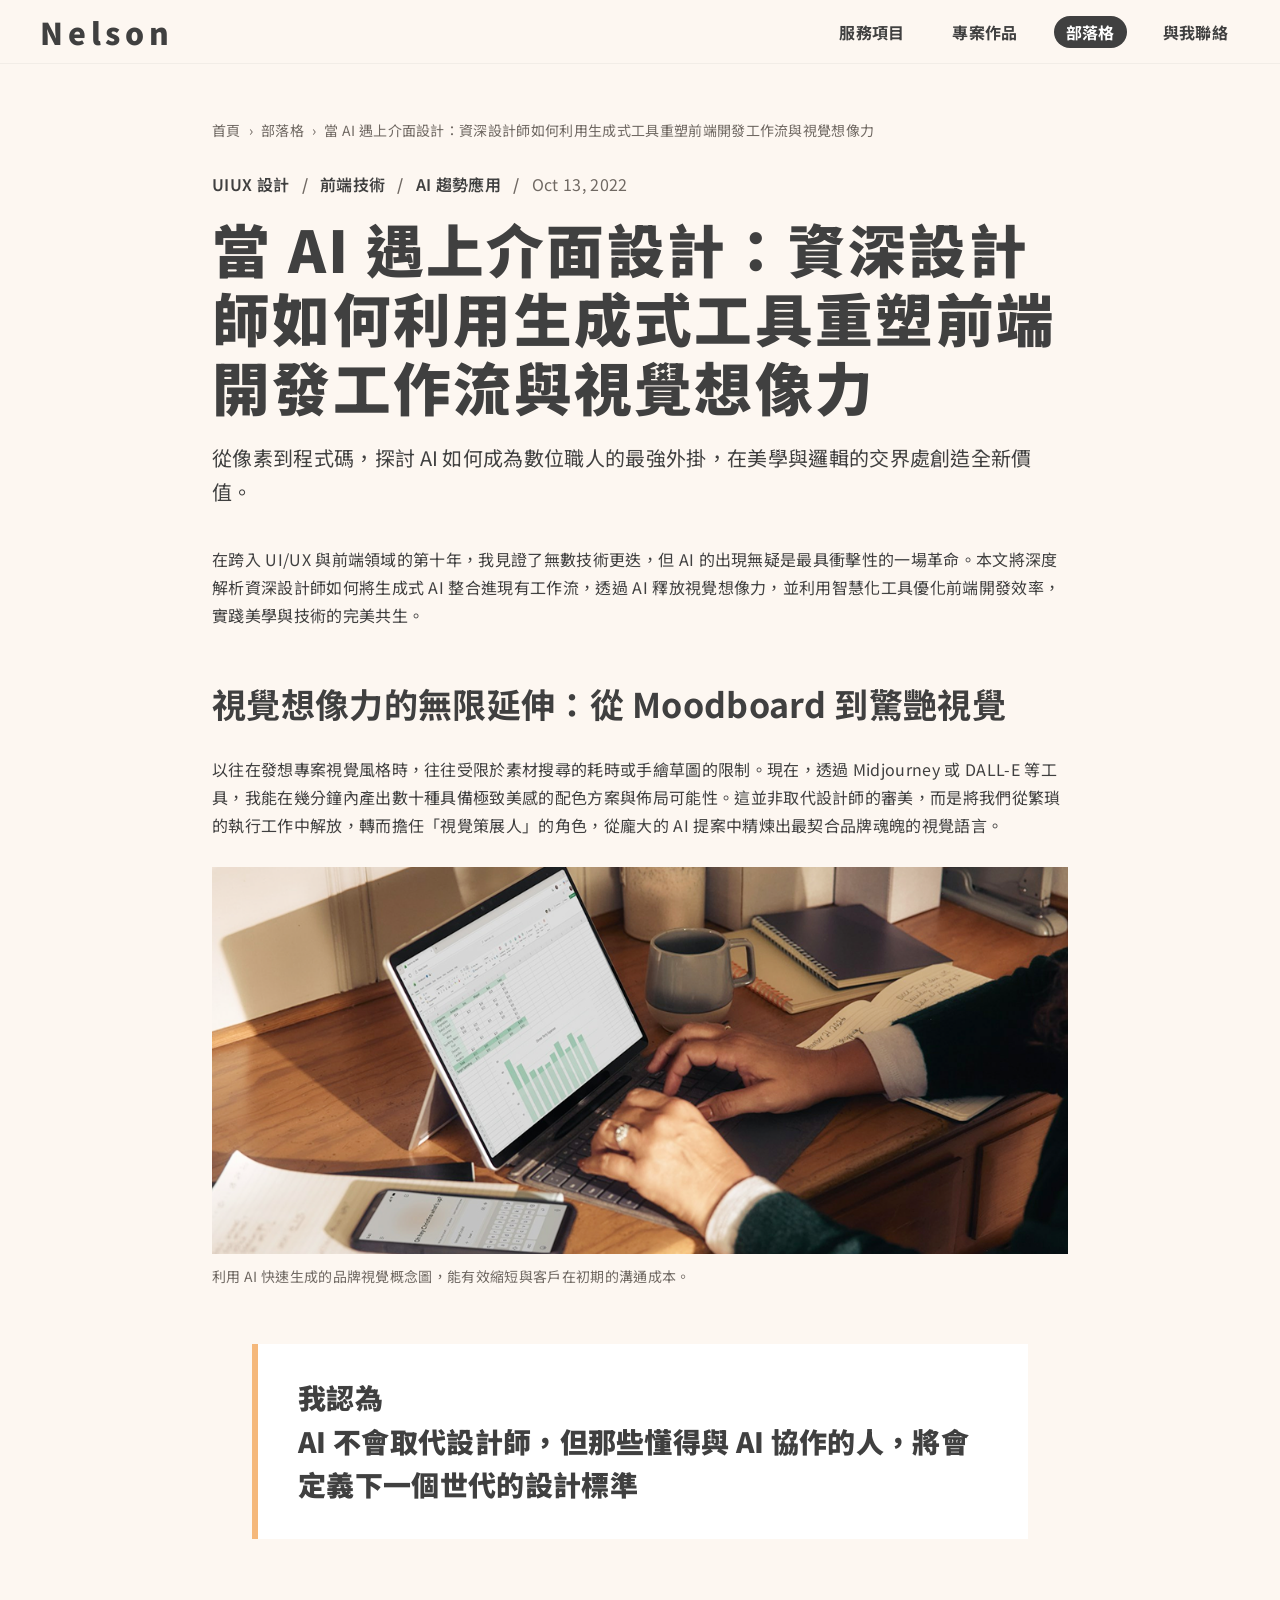
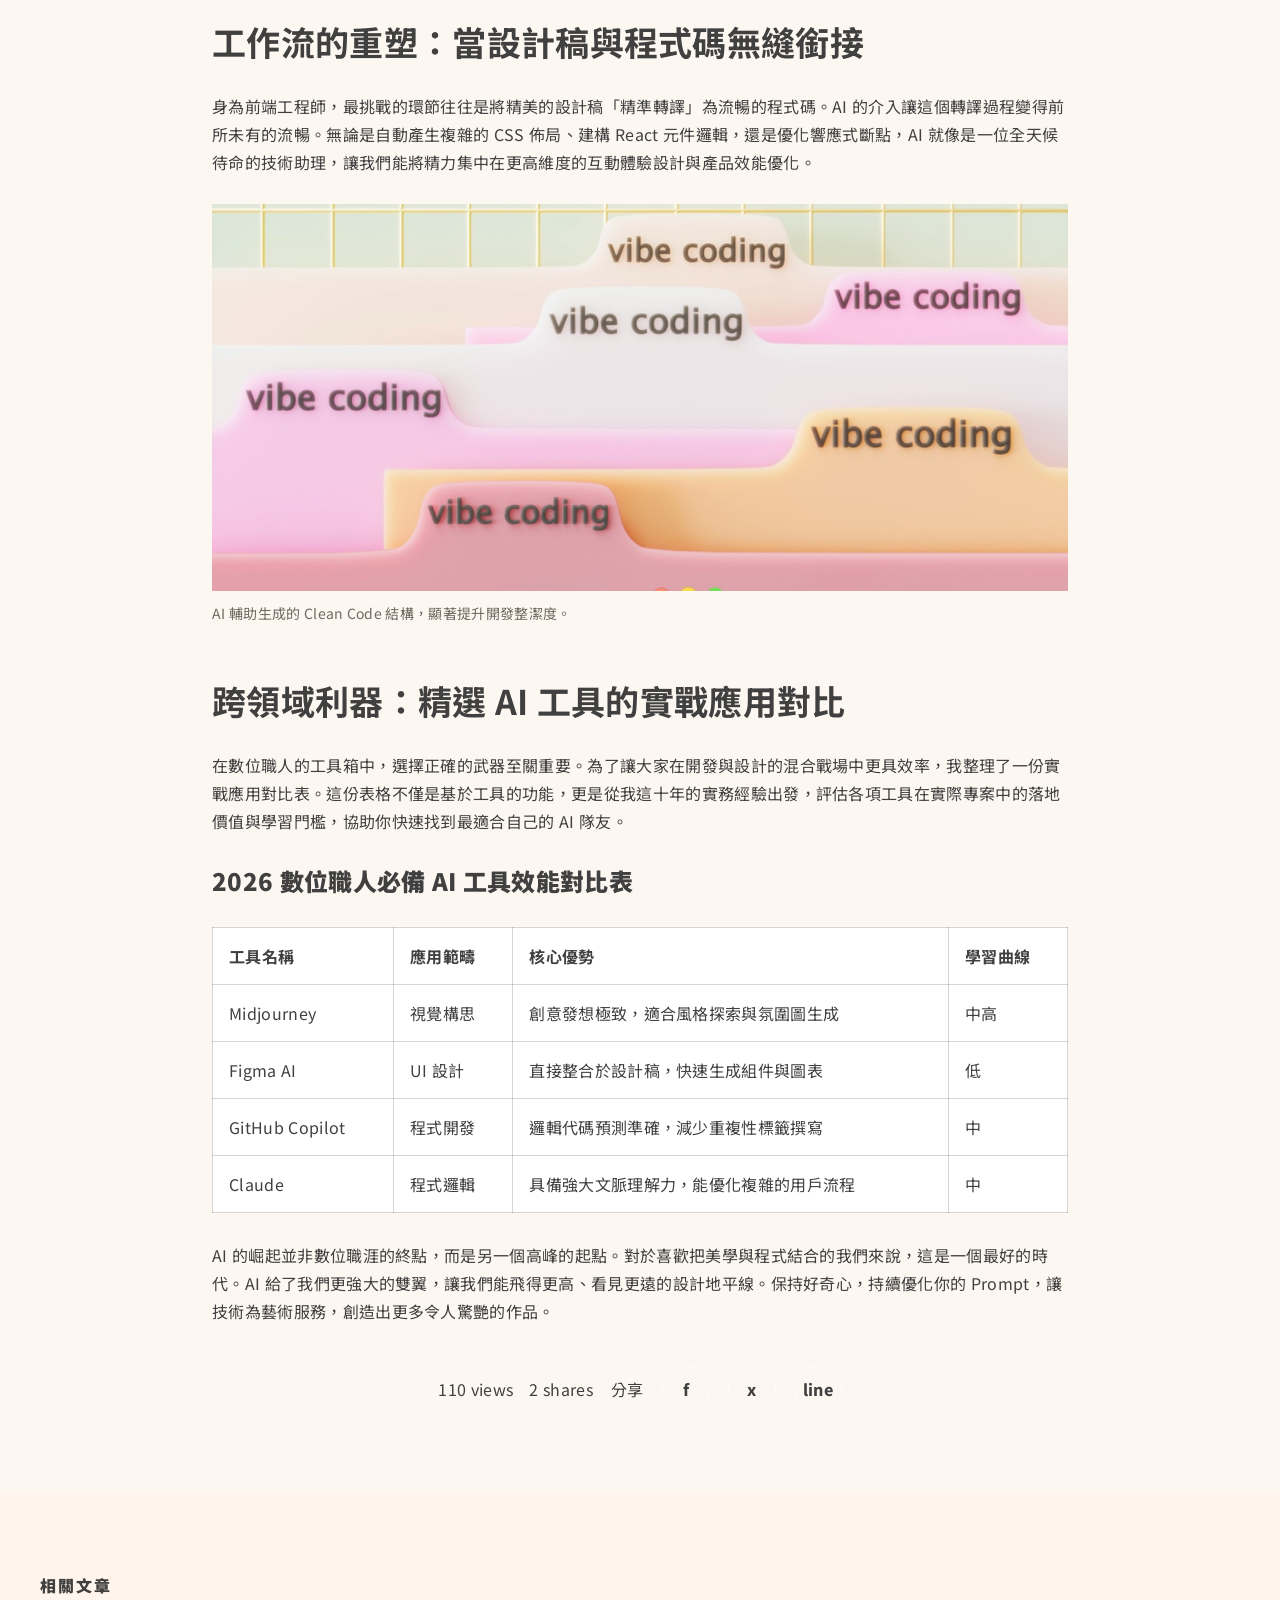
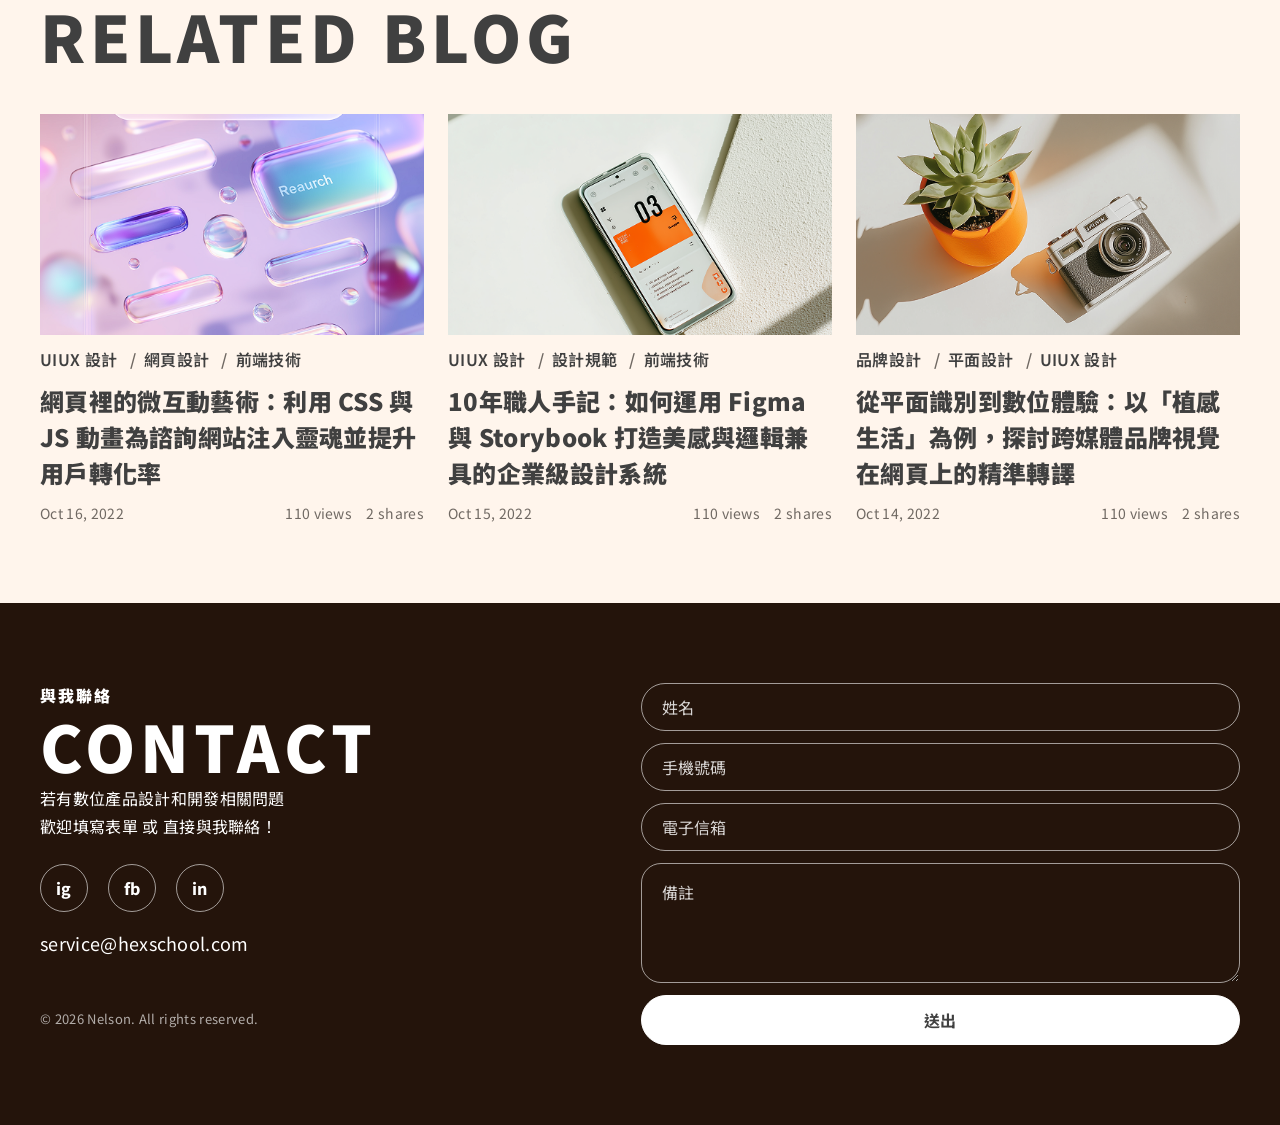
<file: blog-detail.html>
<!doctype html>
<html lang="zh-Hant">
  <head>
    <meta charset="UTF-8" />
    <meta name="viewport" content="width=device-width,initial-scale=1.0" />
    <title>當 AI 遇上介面設計｜Nelson Blog</title>
    <link rel="preconnect" href="https://fonts.googleapis.com" />
    <link rel="preconnect" href="https://fonts.gstatic.com" crossorigin />
    <link
      href="https://fonts.googleapis.com/css2?family=Noto+Sans+TC:wght@400;500;700;900&display=swap"
      rel="stylesheet"
    />
    <link rel="stylesheet" href="https://unpkg.com/aos@2.3.1/dist/aos.css" />
    <link rel="stylesheet" href="css/style.css" />
  </head>
  <body>
    <a class="skip-link" href="#main">跳到主要內容</a>
    <header class="navbar" data-aos="fade-down">
      <div class="container nav-inner">
        <a class="logo" href="index.html" aria-label="回首頁">Nelson</a
        ><button
          class="menu-toggle"
          aria-label="開啟選單"
          aria-expanded="false"
        >
          <span></span><span></span><span></span>
        </button>
        <nav class="nav-menu">
          <a class="" href="service.html">服務項目</a
          ><a class="" href="project.html">專案作品</a
          ><a class="active" href="blog.html">部落格</a
          ><a href="#contact">與我聯絡</a>
        </nav>
      </div>
    </header>
    <main id="main">
      <article class="article-wrap" data-aos="fade-up">
        <div class="article-narrow">
          <nav class="breadcrumb">
            <a href="index.html">首頁</a><span>›</span
            ><a href="blog.html">部落格</a><span>›</span
            ><span
              >當 AI
              遇上介面設計：資深設計師如何利用生成式工具重塑前端開發工作流與視覺想像力</span
            >
          </nav>
          <div class="article-meta">
            <span class="tag">UIUX 設計</span><span class="tag">前端技術</span
            ><span class="tag">AI 趨勢應用</span
            ><span class="text-muted">Oct 13, 2022</span>
          </div>
          <h1 class="article-title">
            當 AI
            遇上介面設計：資深設計師如何利用生成式工具重塑前端開發工作流與視覺想像力
          </h1>
          <p class="lead">
            從像素到程式碼，探討 AI
            如何成為數位職人的最強外掛，在美學與邏輯的交界處創造全新價值。
          </p>
          <div class="article-body">
            <p>
              在跨入 UI/UX 與前端領域的第十年，我見證了無數技術更迭，但 AI
              的出現無疑是最具衝擊性的一場革命。本文將深度解析資深設計師如何將生成式
              AI 整合進現有工作流，透過 AI
              釋放視覺想像力，並利用智慧化工具優化前端開發效率，實踐美學與技術的完美共生。
            </p>
            <h2>視覺想像力的無限延伸：從 Moodboard 到驚艷視覺</h2>
            <p>
              以往在發想專案視覺風格時，往往受限於素材搜尋的耗時或手繪草圖的限制。現在，透過
              Midjourney 或 DALL-E
              等工具，我能在幾分鐘內產出數十種具備極致美感的配色方案與佈局可能性。這並非取代設計師的審美，而是將我們從繁瑣的執行工作中解放，轉而擔任「視覺策展人」的角色，從龐大的
              AI 提案中精煉出最契合品牌魂魄的視覺語言。
            </p>
            <div
              class="article-img one"
              role="img"
              aria-label="利用 AI 快速生成的品牌視覺概念圖"
            ></div>
            <p class="caption">
              利用 AI
              快速生成的品牌視覺概念圖，能有效縮短與客戶在初期的溝通成本。
            </p>
            <blockquote class="quote">
              我認為<br />AI 不會取代設計師，但那些懂得與 AI
              協作的人，將會定義下一個世代的設計標準
            </blockquote>
            <h2>工作流的重塑：當設計稿與程式碼無縫銜接</h2>
            <p>
              身為前端工程師，最挑戰的環節往往是將精美的設計稿「精準轉譯」為流暢的程式碼。AI
              的介入讓這個轉譯過程變得前所未有的流暢。無論是自動產生複雜的 CSS
              佈局、建構 React 元件邏輯，還是優化響應式斷點，AI
              就像是一位全天候待命的技術助理，讓我們能將精力集中在更高維度的互動體驗設計與產品效能優化。
            </p>
            <div
              class="article-img two"
              role="img"
              aria-label="AI 輔助生成的 Clean Code 結構"
            ></div>
            <p class="caption">
              AI 輔助生成的 Clean Code 結構，顯著提升開發整潔度。
            </p>
            <h2>跨領域利器：精選 AI 工具的實戰應用對比</h2>
            <p>
              在數位職人的工具箱中，選擇正確的武器至關重要。為了讓大家在開發與設計的混合戰場中更具效率，我整理了一份實戰應用對比表。這份表格不僅是基於工具的功能，更是從我這十年的實務經驗出發，評估各項工具在實際專案中的落地價值與學習門檻，協助你快速找到最適合自己的
              AI 隊友。
            </p>
            <h3 class="h4">2026 數位職人必備 AI 工具效能對比表</h3>
            <table class="tool-table">
              <thead>
                <tr>
                  <th>工具名稱</th>
                  <th>應用範疇</th>
                  <th>核心優勢</th>
                  <th>學習曲線</th>
                </tr>
              </thead>
              <tbody>
                <tr>
                  <td>Midjourney</td>
                  <td>視覺構思</td>
                  <td>創意發想極致，適合風格探索與氛圍圖生成</td>
                  <td>中高</td>
                </tr>
                <tr>
                  <td>Figma AI</td>
                  <td>UI 設計</td>
                  <td>直接整合於設計稿，快速生成組件與圖表</td>
                  <td>低</td>
                </tr>
                <tr>
                  <td>GitHub Copilot</td>
                  <td>程式開發</td>
                  <td>邏輯代碼預測準確，減少重複性標籤撰寫</td>
                  <td>中</td>
                </tr>
                <tr>
                  <td>Claude</td>
                  <td>程式邏輯</td>
                  <td>具備強大文脈理解力，能優化複雜的用戶流程</td>
                  <td>中</td>
                </tr>
              </tbody>
            </table>
            <p>
              AI
              的崛起並非數位職涯的終點，而是另一個高峰的起點。對於喜歡把美學與程式結合的我們來說，這是一個最好的時代。AI
              給了我們更強大的雙翼，讓我們能飛得更高、看見更遠的設計地平線。保持好奇心，持續優化你的
              Prompt，讓技術為藝術服務，創造出更多令人驚艷的作品。
            </p>
          </div>
          <div class="article-share">
            <span>110 views　2 shares</span><span>分享</span
            ><a class="social" href="#">f</a><a class="social" href="#">x</a
            ><a class="social" href="#">line</a>
          </div>
        </div>
      </article>
      <section class="section related">
        <div class="container">
          <div class="section-title" data-aos="fade-up">
            <span class="eyebrow">相關文章</span>
            <h2 class="display">RELATED BLOG</h2>
          </div>
          <div class="blog-grid" data-aos="fade-up">
            <article
              class="blog-card"
              data-category="UIUX 設計|網頁設計|前端技術"
            >
              <a
                class="blog-img"
                href="blog-detail.html"
                aria-label="網頁裡的微互動藝術：利用 CSS 與 JS 動畫為諮詢網站注入靈魂並提升用戶轉化率"
              ></a>
              <div class="blog-content">
                <div class="tag-list">
                  <span class="tag">UIUX 設計</span
                  ><span class="tag">網頁設計</span
                  ><span class="tag">前端技術</span>
                </div>
                <h3 class="blog-title">
                  <a href="blog-detail.html"
                    >網頁裡的微互動藝術：利用 CSS 與 JS
                    動畫為諮詢網站注入靈魂並提升用戶轉化率</a
                  >
                </h3>
                <div class="blog-bottom">
                  <span>Oct 16, 2022</span
                  ><span class="blog-stats">110 views　2 shares</span>
                </div>
              </div>
            </article>
            <article
              class="blog-card"
              data-category="UIUX 設計|設計規範|前端技術"
            >
              <a
                class="blog-img"
                href="blog-detail.html"
                aria-label="10年職人手記：如何運用 Figma 與 Storybook 打造美感與邏輯兼具的企業級設計系統"
              ></a>
              <div class="blog-content">
                <div class="tag-list">
                  <span class="tag">UIUX 設計</span
                  ><span class="tag">設計規範</span
                  ><span class="tag">前端技術</span>
                </div>
                <h3 class="blog-title">
                  <a href="blog-detail.html"
                    >10年職人手記：如何運用 Figma 與 Storybook
                    打造美感與邏輯兼具的企業級設計系統</a
                  >
                </h3>
                <div class="blog-bottom">
                  <span>Oct 15, 2022</span
                  ><span class="blog-stats">110 views　2 shares</span>
                </div>
              </div>
            </article>
            <article
              class="blog-card"
              data-category="品牌設計|平面設計|UIUX 設計"
            >
              <a
                class="blog-img"
                href="blog-detail.html"
                aria-label="從平面識別到數位體驗：以「植感生活」為例，探討跨媒體品牌視覺在網頁上的精準轉譯"
              ></a>
              <div class="blog-content">
                <div class="tag-list">
                  <span class="tag">品牌設計</span
                  ><span class="tag">平面設計</span
                  ><span class="tag">UIUX 設計</span>
                </div>
                <h3 class="blog-title">
                  <a href="blog-detail.html"
                    >從平面識別到數位體驗：以「植感生活」為例，探討跨媒體品牌視覺在網頁上的精準轉譯</a
                  >
                </h3>
                <div class="blog-bottom">
                  <span>Oct 14, 2022</span
                  ><span class="blog-stats">110 views　2 shares</span>
                </div>
              </div>
            </article>
          </div>
        </div>
      </section>
    </main>
    <footer id="contact" class="contact section">
      <div class="container contact-inner">
        <div>
          <span class="eyebrow">與我聯絡</span>
          <h2 class="display">CONTACT</h2>
          <p>
            若有數位產品設計和開發相關問題<br />歡迎填寫表單 或 直接與我聯絡！
          </p>
          <div class="contact-meta">
            <a class="social" href="#" aria-label="Instagram">ig</a
            ><a class="social" href="#" aria-label="Facebook">fb</a
            ><a class="social" href="#" aria-label="LinkedIn">in</a>
          </div>
          <p class="footer-mail">service@hexschool.com</p>
          <p class="footer-bottom">© 2026 Nelson. All rights reserved.</p>
        </div>
        <form class="contact-form">
          <input class="field" type="text" placeholder="姓名" required /><input
            class="field"
            type="tel"
            placeholder="手機號碼"
          /><input
            class="field"
            type="email"
            placeholder="電子信箱"
            required
          /><textarea class="field" placeholder="備註"></textarea
          ><button class="btn btn-light" type="submit">送出</button>
        </form>
      </div>
    </footer>
    <script src="https://unpkg.com/aos@2.3.1/dist/aos.js"></script>
    <script src="js/main.js"></script>
  </body>
</html>
</file>
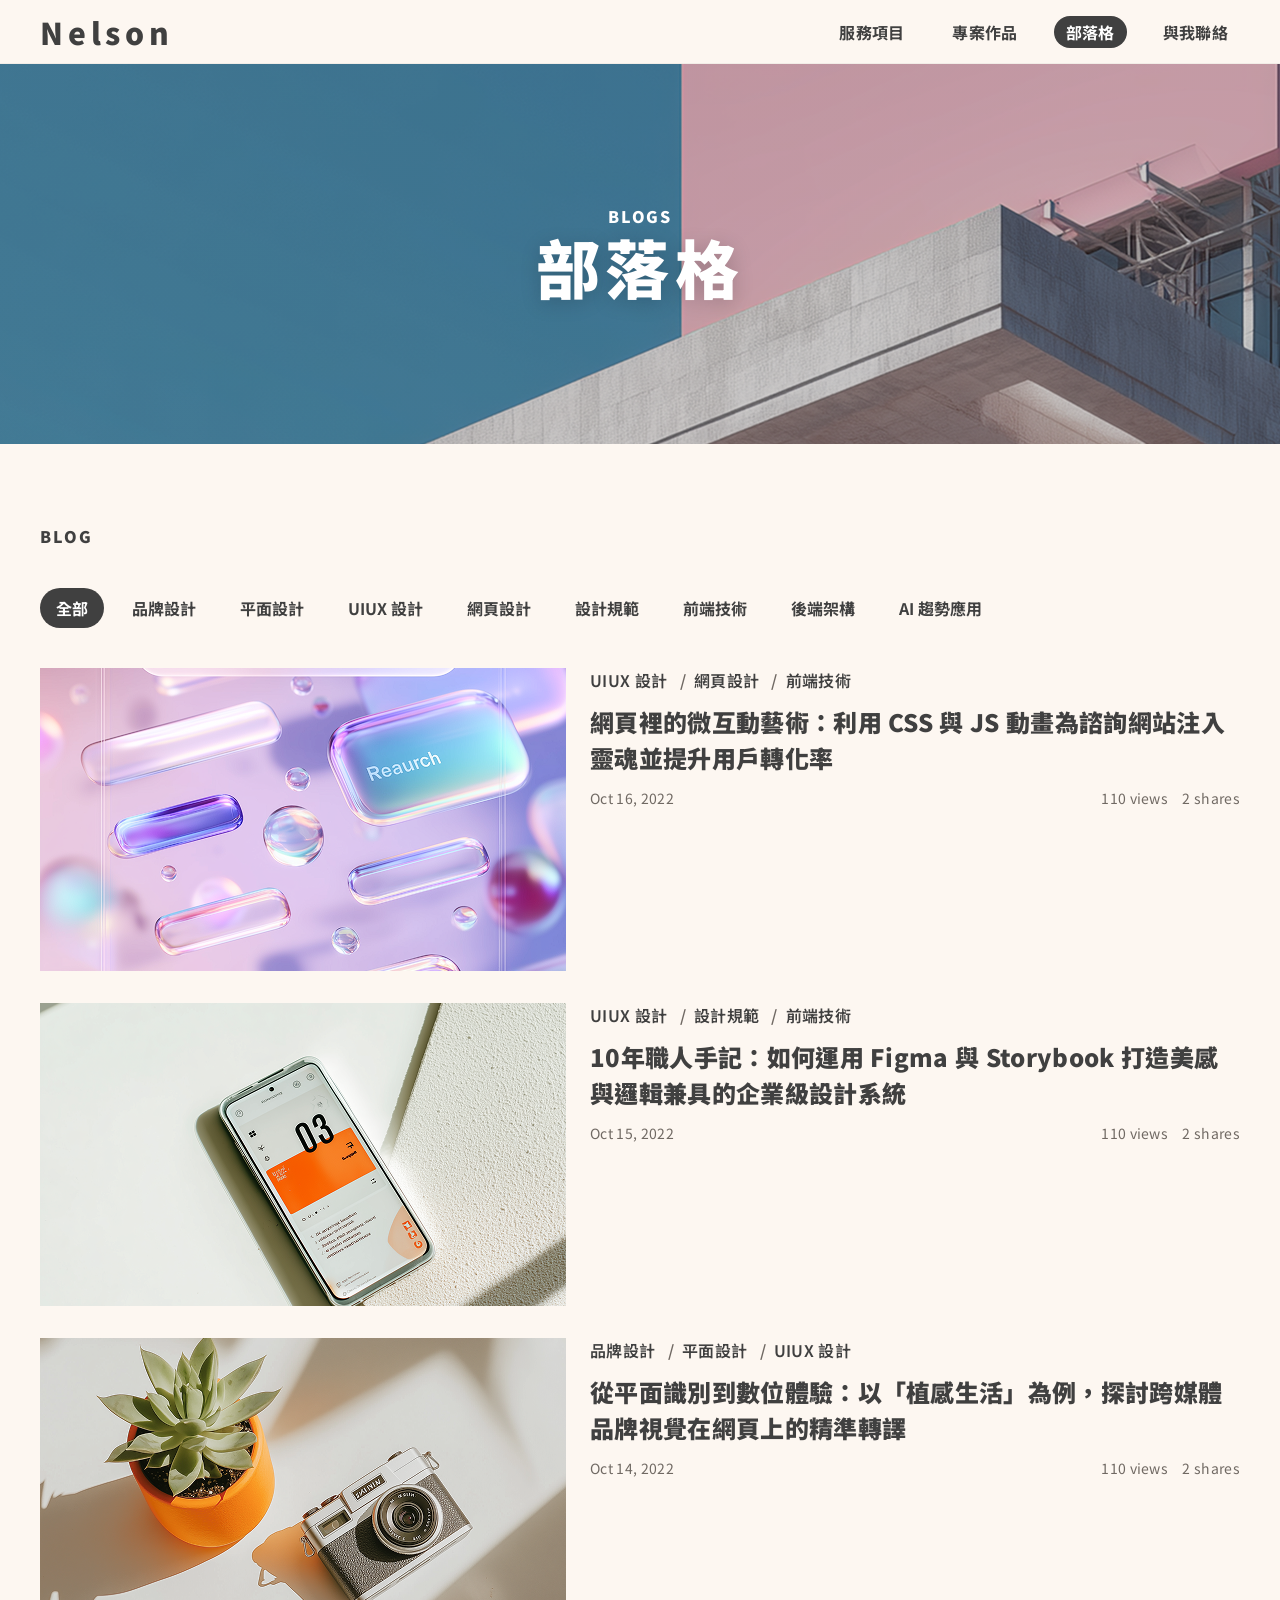
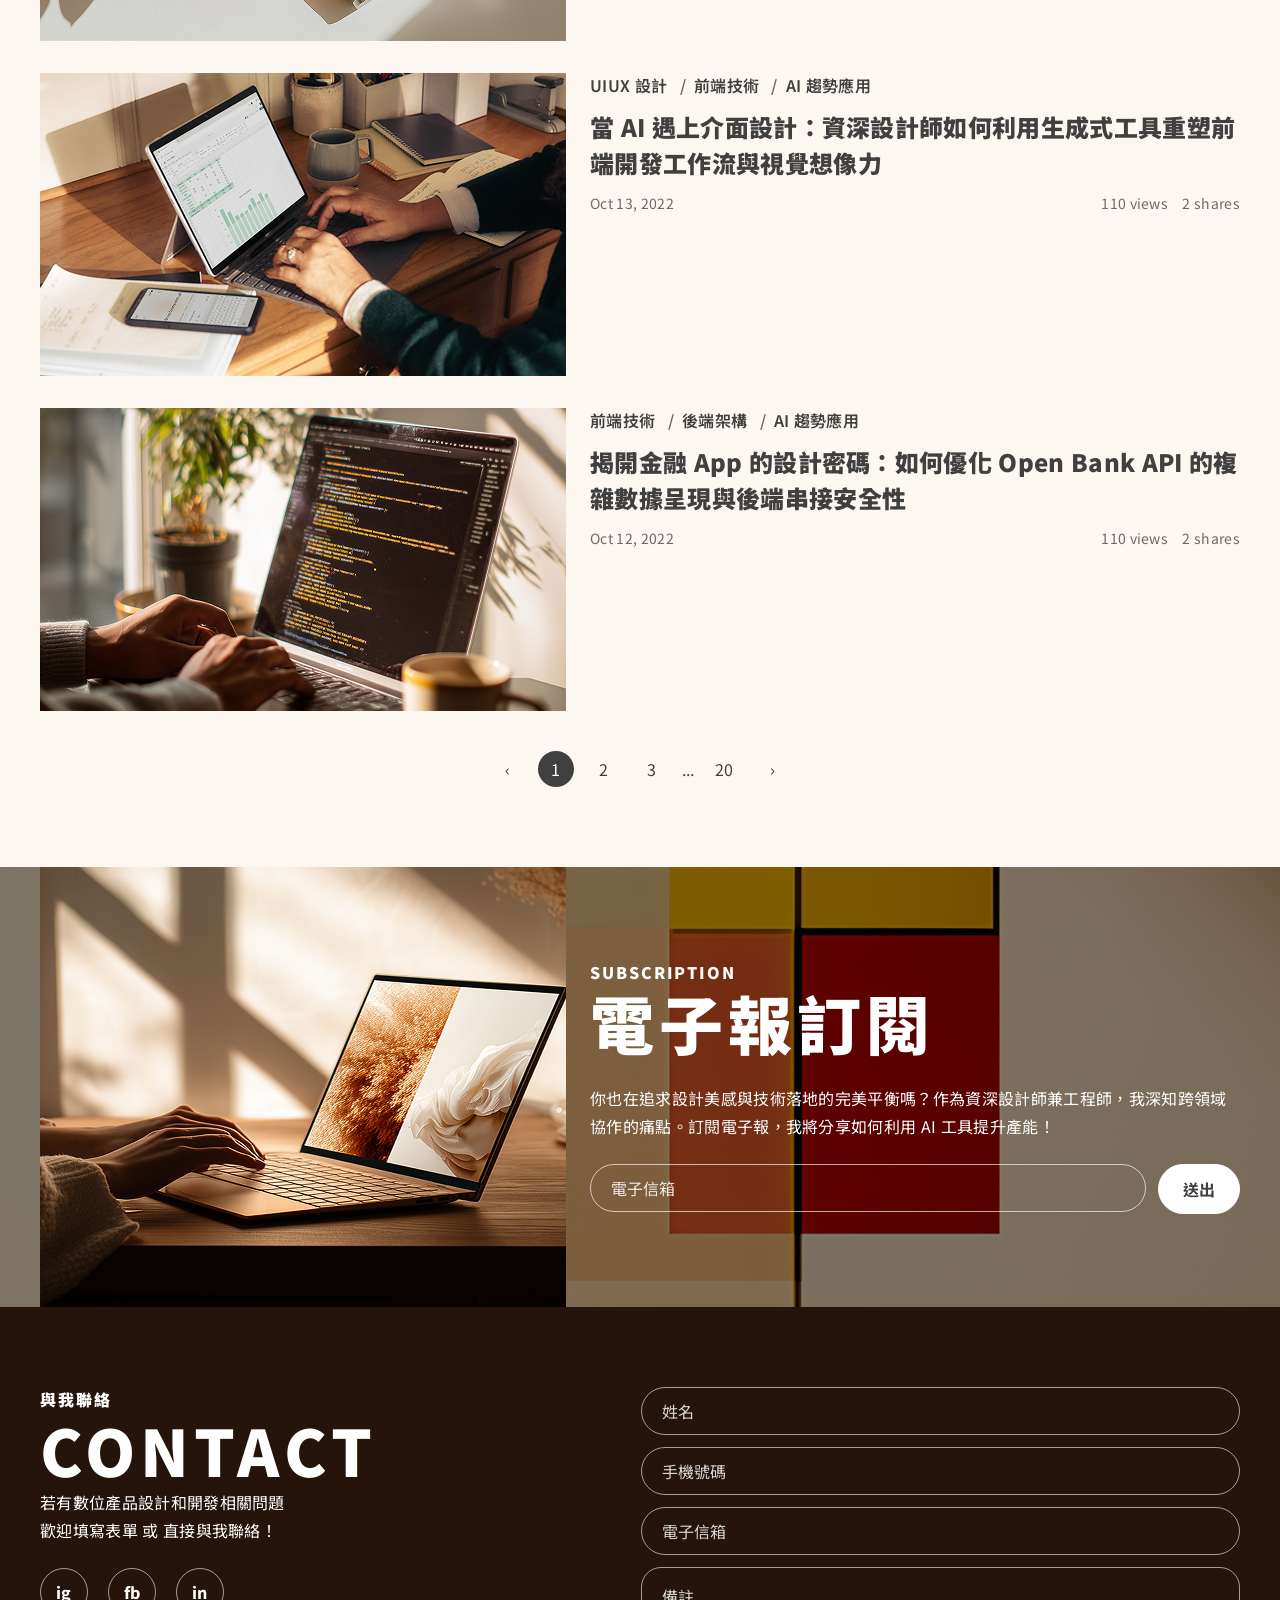
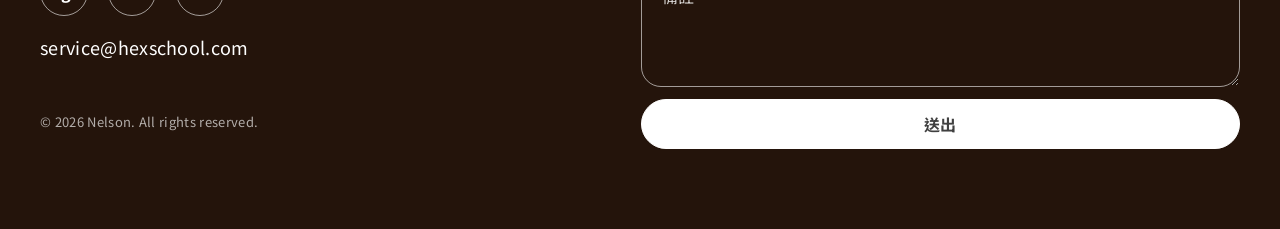
<file: blog.html>
<!doctype html>
<html lang="zh-Hant">
  <head>
    <meta charset="UTF-8" />
    <meta name="viewport" content="width=device-width,initial-scale=1.0" />
    <title>部落格 | 六角 2026 30 天軟體工程師體驗營</title>
    <link rel="preconnect" href="https://fonts.googleapis.com" />
    <link rel="preconnect" href="https://fonts.gstatic.com" crossorigin />
    <link
      href="https://fonts.googleapis.com/css2?family=Noto+Sans+TC:wght@400;500;700;900&display=swap"
      rel="stylesheet"
    />
    <link rel="stylesheet" href="https://unpkg.com/aos@2.3.1/dist/aos.css" />
    <link rel="stylesheet" href="css/style.css" />
  </head>
  <body>
    <a class="skip-link" href="#main">跳到主要內容</a>
    <header class="navbar" data-aos="fade-down">
      <div class="container nav-inner">
        <a class="logo" href="index.html" aria-label="回首頁">Nelson</a
        ><button
          class="menu-toggle"
          aria-label="開啟選單"
          aria-expanded="false"
        >
          <span></span><span></span><span></span>
        </button>
        <nav class="nav-menu">
          <a class="" href="service.html">服務項目</a
          ><a class="" href="project.html">專案作品</a
          ><a class="active" href="blog.html">部落格</a
          ><a href="#contact">與我聯絡</a>
        </nav>
      </div>
    </header>
    <main id="main">
      <section data-aos="fade-in" class="page-hero blog-hero">
        <div class="container">
          <span class="eyebrow">BLOGS</span>
          <h1 class="display">部落格</h1>
        </div>
      </section>
      <section class="section">
        <div class="container">
          <div class="section-title" data-aos="fade-up">
            <span class="eyebrow">BLOG</span>
          </div>
          <div class="category-tabs" data-filter-group="blog">
            <button class="tab-btn is-active" data-filter="全部">全部</button
            ><button class="tab-btn" data-filter="品牌設計">品牌設計</button
            ><button class="tab-btn" data-filter="平面設計">平面設計</button
            ><button class="tab-btn" data-filter="UIUX 設計">UIUX 設計</button
            ><button class="tab-btn" data-filter="網頁設計">網頁設計</button
            ><button class="tab-btn" data-filter="設計規範">設計規範</button
            ><button class="tab-btn" data-filter="前端技術">前端技術</button
            ><button class="tab-btn" data-filter="後端架構">後端架構</button
            ><button class="tab-btn" data-filter="AI 趨勢應用">
              AI 趨勢應用
            </button>
          </div>
          <div class="blog-list" data-aos="fade-up">
            <article
              class="blog-list-item"
              data-category="UIUX 設計|網頁設計|前端技術"
            >
              <a
                class="blog-img"
                href="blog-detail.html"
                aria-label="網頁裡的微互動藝術：利用 CSS 與 JS 動畫為諮詢網站注入靈魂並提升用戶轉化率"
              ></a>
              <div class="blog-content">
                <div class="tag-list">
                  <span class="tag">UIUX 設計</span
                  ><span class="tag">網頁設計</span
                  ><span class="tag">前端技術</span>
                </div>
                <h3 class="blog-title">
                  <a href="blog-detail.html"
                    >網頁裡的微互動藝術：利用 CSS 與 JS
                    動畫為諮詢網站注入靈魂並提升用戶轉化率</a
                  >
                </h3>
                <div class="blog-bottom">
                  <span>Oct 16, 2022</span
                  ><span class="blog-stats">110 views　2 shares</span>
                </div>
              </div>
            </article>
            <article
              class="blog-list-item"
              data-category="UIUX 設計|設計規範|前端技術"
            >
              <a
                class="blog-img"
                href="blog-detail.html"
                aria-label="10年職人手記：如何運用 Figma 與 Storybook 打造美感與邏輯兼具的企業級設計系統"
              ></a>
              <div class="blog-content">
                <div class="tag-list">
                  <span class="tag">UIUX 設計</span
                  ><span class="tag">設計規範</span
                  ><span class="tag">前端技術</span>
                </div>
                <h3 class="blog-title">
                  <a href="blog-detail.html"
                    >10年職人手記：如何運用 Figma 與 Storybook
                    打造美感與邏輯兼具的企業級設計系統</a
                  >
                </h3>
                <div class="blog-bottom">
                  <span>Oct 15, 2022</span
                  ><span class="blog-stats">110 views　2 shares</span>
                </div>
              </div>
            </article>
            <article
              class="blog-list-item"
              data-category="品牌設計|平面設計|UIUX 設計"
            >
              <a
                class="blog-img"
                href="blog-detail.html"
                aria-label="從平面識別到數位體驗：以「植感生活」為例，探討跨媒體品牌視覺在網頁上的精準轉譯"
              ></a>
              <div class="blog-content">
                <div class="tag-list">
                  <span class="tag">品牌設計</span
                  ><span class="tag">平面設計</span
                  ><span class="tag">UIUX 設計</span>
                </div>
                <h3 class="blog-title">
                  <a href="blog-detail.html"
                    >從平面識別到數位體驗：以「植感生活」為例，探討跨媒體品牌視覺在網頁上的精準轉譯</a
                  >
                </h3>
                <div class="blog-bottom">
                  <span>Oct 14, 2022</span
                  ><span class="blog-stats">110 views　2 shares</span>
                </div>
              </div>
            </article>
            <article
              class="blog-list-item"
              data-category="UIUX 設計|前端技術|AI 趨勢應用"
            >
              <a
                class="blog-img"
                href="blog-detail.html"
                aria-label="當 AI 遇上介面設計：資深設計師如何利用生成式工具重塑前端開發工作流與視覺想像力"
              ></a>
              <div class="blog-content">
                <div class="tag-list">
                  <span class="tag">UIUX 設計</span
                  ><span class="tag">前端技術</span
                  ><span class="tag">AI 趨勢應用</span>
                </div>
                <h3 class="blog-title">
                  <a href="blog-detail.html"
                    >當 AI
                    遇上介面設計：資深設計師如何利用生成式工具重塑前端開發工作流與視覺想像力</a
                  >
                </h3>
                <div class="blog-bottom">
                  <span>Oct 13, 2022</span
                  ><span class="blog-stats">110 views　2 shares</span>
                </div>
              </div>
            </article>
            <article
              class="blog-list-item"
              data-category="前端技術|後端架構|AI 趨勢應用"
            >
              <a
                class="blog-img"
                href="blog-detail.html"
                aria-label="揭開金融 App 的設計密碼：如何優化 Open Bank API 的複雜數據呈現與後端串接安全性"
              ></a>
              <div class="blog-content">
                <div class="tag-list">
                  <span class="tag">前端技術</span
                  ><span class="tag">後端架構</span
                  ><span class="tag">AI 趨勢應用</span>
                </div>
                <h3 class="blog-title">
                  <a href="blog-detail.html"
                    >揭開金融 App 的設計密碼：如何優化 Open Bank API
                    的複雜數據呈現與後端串接安全性</a
                  >
                </h3>
                <div class="blog-bottom">
                  <span>Oct 12, 2022</span
                  ><span class="blog-stats">110 views　2 shares</span>
                </div>
              </div>
            </article>
          </div>
          <div class="empty-state">
            <h2 class="h4">目前沒有符合的文章</h2>
            <p>可以切回全部，或選擇其它分類看看。</p>
          </div>
          <nav class="pagination" aria-label="文章分頁">
            <a href="#">‹</a><a class="active" href="#">1</a><a href="#">2</a
            ><a href="#">3</a><span>...</span><a href="#">20</a
            ><a href="#">›</a>
          </nav>
        </div>
      </section>
      <section class="subscription" data-aos="fade-up">
        <div class="container subscription-inner">
          <div class="sub-img" aria-label="訂閱 CTA 裝飾圖片"></div>
          <div class="sub-copy">
            <div>
              <span class="eyebrow">SUBSCRIPTION</span>
              <h2 class="display">電子報訂閱</h2>
            </div>
            <p>
              你也在追求設計美感與技術落地的完美平衡嗎？作為資深設計師兼工程師，我深知跨領域協作的痛點。訂閱電子報，我將分享如何利用
              AI 工具提升產能！
            </p>
            <form class="subscribe-form">
              <input type="email" placeholder="電子信箱" required /><button
                class="btn btn-light"
                type="submit"
              >
                送出
              </button>
            </form>
          </div>
        </div>
      </section>
    </main>
    <footer id="contact" class="contact section">
      <div class="container contact-inner">
        <div>
          <span class="eyebrow">與我聯絡</span>
          <h2 class="display">CONTACT</h2>
          <p>
            若有數位產品設計和開發相關問題<br />歡迎填寫表單 或 直接與我聯絡！
          </p>
          <div class="contact-meta">
            <a class="social" href="#" aria-label="Instagram">ig</a
            ><a class="social" href="#" aria-label="Facebook">fb</a
            ><a class="social" href="#" aria-label="LinkedIn">in</a>
          </div>
          <p class="footer-mail">service@hexschool.com</p>
          <p class="footer-bottom">© 2026 Nelson. All rights reserved.</p>
        </div>
        <form class="contact-form">
          <input class="field" type="text" placeholder="姓名" required /><input
            class="field"
            type="tel"
            placeholder="手機號碼"
          /><input
            class="field"
            type="email"
            placeholder="電子信箱"
            required
          /><textarea class="field" placeholder="備註"></textarea
          ><button class="btn btn-light" type="submit">送出</button>
        </form>
      </div>
    </footer>
    <script src="https://unpkg.com/aos@2.3.1/dist/aos.js"></script>
    <script src="js/main.js"></script>
  </body>
</html>
</file>
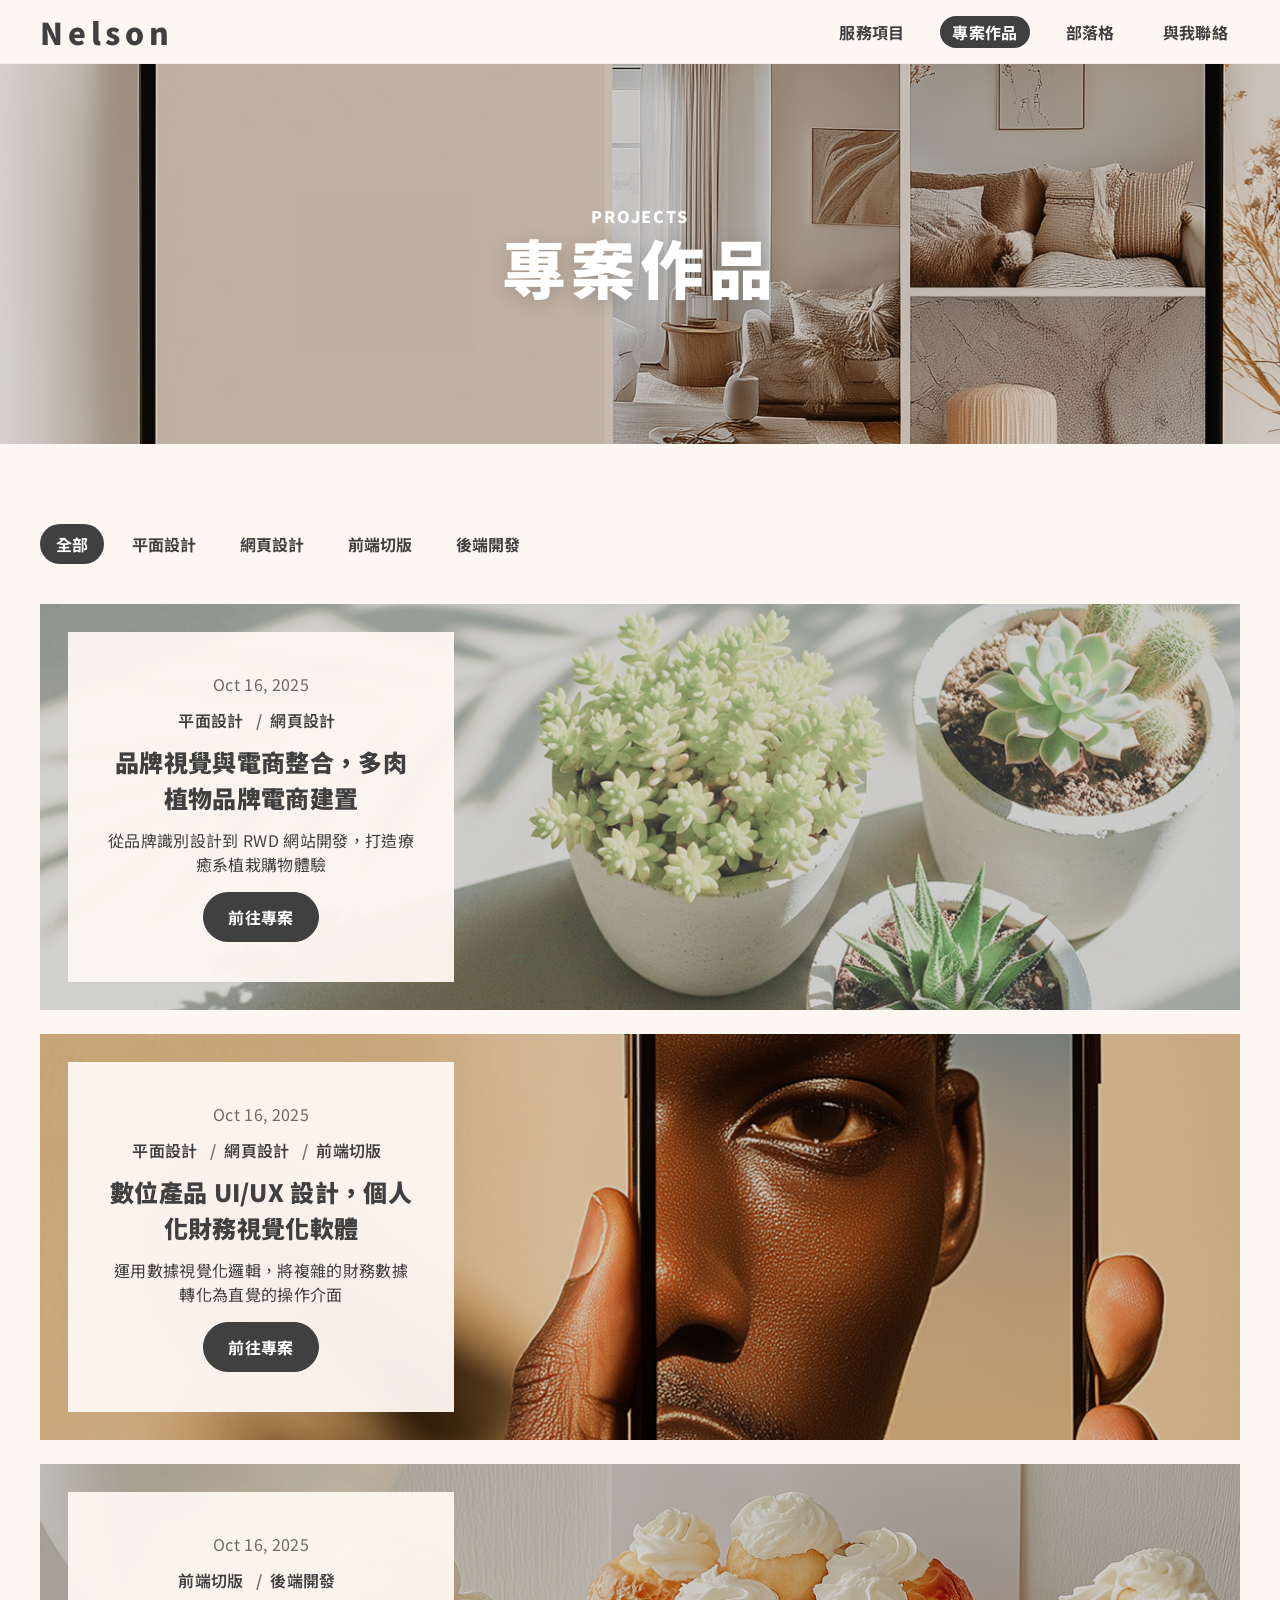
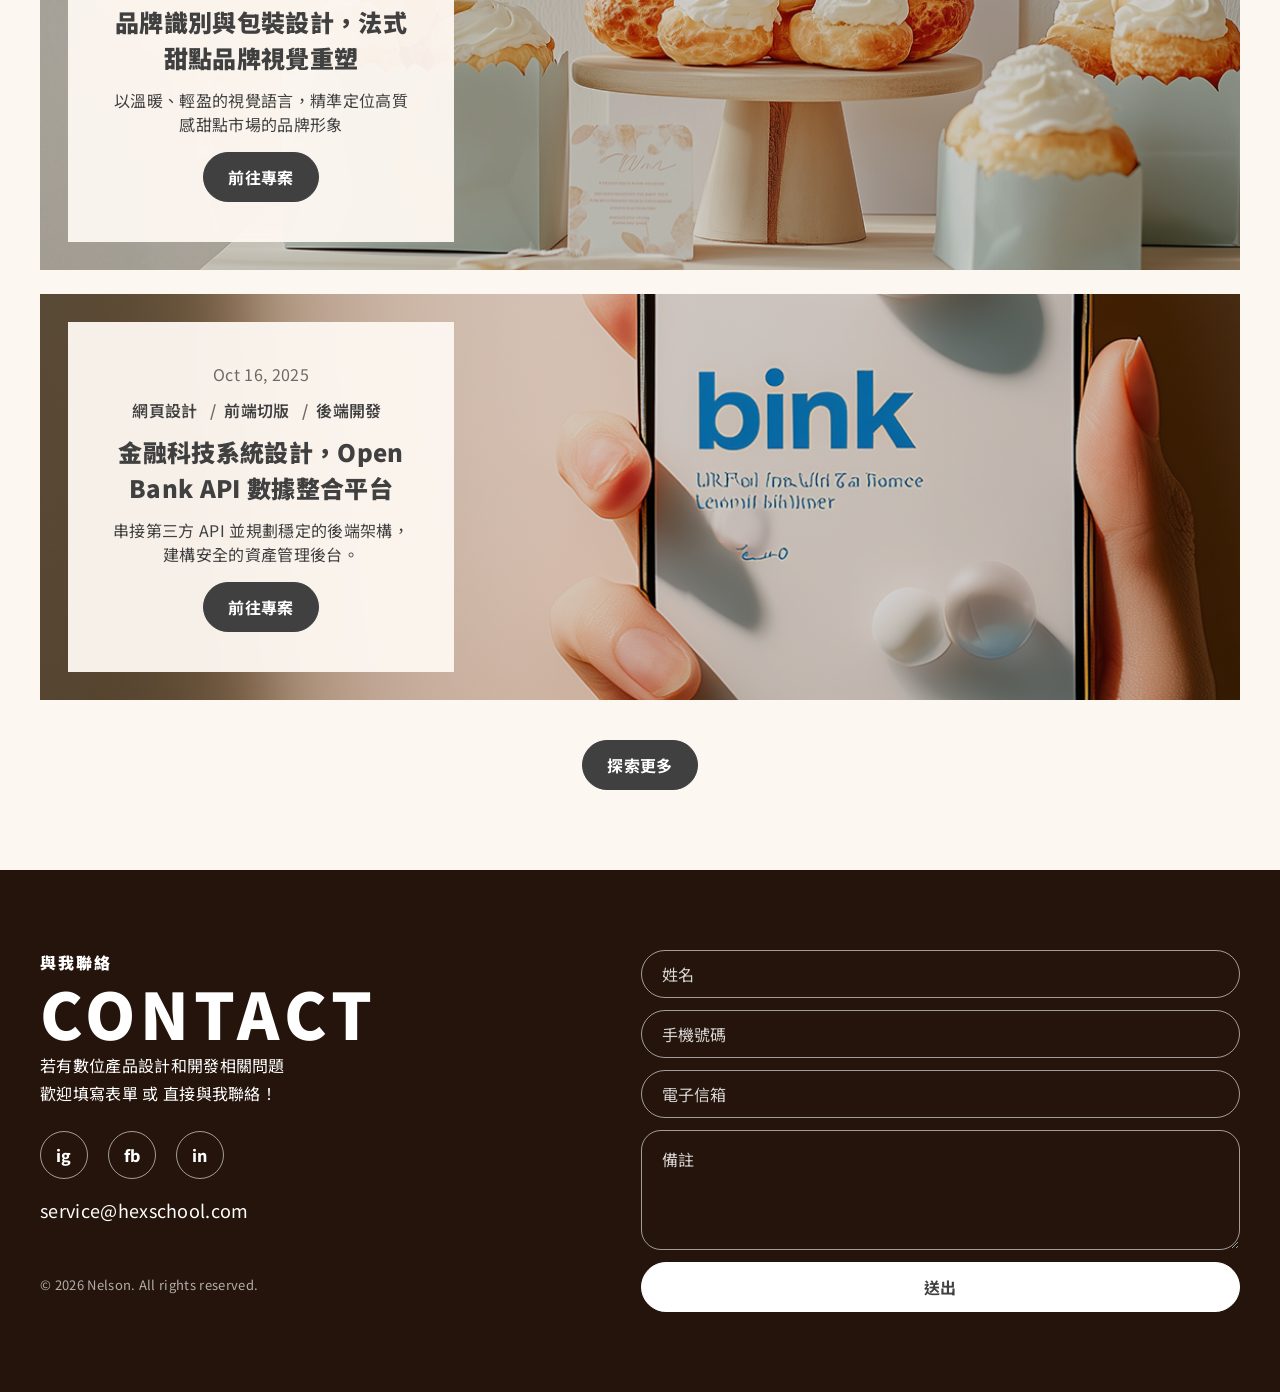
<file: project.html>
<!doctype html>
<html lang="zh-Hant">
  <head>
    <meta charset="UTF-8" />
    <meta name="viewport" content="width=device-width,initial-scale=1.0" />
    <title>專案作品 | 六角 2026 30 天軟體工程師體驗營</title>
    <link rel="preconnect" href="https://fonts.googleapis.com" />
    <link rel="preconnect" href="https://fonts.gstatic.com" crossorigin />
    <link
      href="https://fonts.googleapis.com/css2?family=Noto+Sans+TC:wght@400;500;700;900&display=swap"
      rel="stylesheet"
    />
    <link rel="stylesheet" href="https://unpkg.com/aos@2.3.1/dist/aos.css" />
    <link rel="stylesheet" href="css/style.css" />
  </head>
  <body>
    <a class="skip-link" href="#main">跳到主要內容</a>
    <header class="navbar" data-aos="fade-down">
      <div class="container nav-inner">
        <a class="logo" href="index.html" aria-label="回首頁">Nelson</a
        ><button
          class="menu-toggle"
          aria-label="開啟選單"
          aria-expanded="false"
        >
          <span></span><span></span><span></span>
        </button>
        <nav class="nav-menu">
          <a class="" href="service.html">服務項目</a
          ><a class="active" href="project.html">專案作品</a
          ><a class="" href="blog.html">部落格</a
          ><a href="#contact">與我聯絡</a>
        </nav>
      </div>
    </header>
    <main id="main">
      <section data-aos="fade-in" class="page-hero project-hero">
        <div class="container">
          <span class="eyebrow">PROJECTS</span>
          <h1 class="display">專案作品</h1>
        </div>
      </section>
      <section class="section">
        <div class="container">
          <div class="category-tabs" data-filter-group="project">
            <button class="tab-btn is-active" data-filter="全部">全部</button
            ><button class="tab-btn" data-filter="平面設計">平面設計</button
            ><button class="tab-btn" data-filter="網頁設計">網頁設計</button
            ><button class="tab-btn" data-filter="前端切版">前端切版</button
            ><button class="tab-btn" data-filter="後端開發">後端開發</button>
          </div>
          <div class="project-list" data-aos="fade-up">
            <article class="project-card" data-category="平面設計,網頁設計">
              <div class="project-panel">
                <span class="text-muted">Oct 16, 2025</span>
                <div class="tag-list">
                  <span class="tag">平面設計</span
                  ><span class="tag">網頁設計</span>
                </div>
                <h3 class="h4">品牌視覺與電商整合，多肉植物品牌電商建置</h3>
                <p>從品牌識別設計到 RWD 網站開發，打造療癒系植栽購物體驗</p>
                <a class="btn btn-primary" href="project.html">前往專案</a>
              </div>
            </article>
            <article
              class="project-card"
              data-category="平面設計,網頁設計,前端切版"
            >
              <div class="project-panel">
                <span class="text-muted">Oct 16, 2025</span>
                <div class="tag-list">
                  <span class="tag">平面設計</span
                  ><span class="tag">網頁設計</span
                  ><span class="tag">前端切版</span>
                </div>
                <h3 class="h4">數位產品 UI/UX 設計，個人化財務視覺化軟體</h3>
                <p>運用數據視覺化邏輯，將複雜的財務數據轉化為直覺的操作介面</p>
                <a class="btn btn-primary" href="project.html">前往專案</a>
              </div>
            </article>
            <article class="project-card" data-category="前端切版,後端開發">
              <div class="project-panel">
                <span class="text-muted">Oct 16, 2025</span>
                <div class="tag-list">
                  <span class="tag">前端切版</span
                  ><span class="tag">後端開發</span>
                </div>
                <h3 class="h4">品牌識別與包裝設計，法式甜點品牌視覺重塑</h3>
                <p>以溫暖、輕盈的視覺語言，精準定位高質感甜點市場的品牌形象</p>
                <a class="btn btn-primary" href="project.html">前往專案</a>
              </div>
            </article>
            <article
              class="project-card"
              data-category="網頁設計,前端切版,後端開發"
            >
              <div class="project-panel">
                <span class="text-muted">Oct 16, 2025</span>
                <div class="tag-list">
                  <span class="tag">網頁設計</span
                  ><span class="tag">前端切版</span
                  ><span class="tag">後端開發</span>
                </div>
                <h3 class="h4">金融科技系統設計，Open Bank API 數據整合平台</h3>
                <p>
                  串接第三方 API 並規劃穩定的後端架構，建構安全的資產管理後台。
                </p>
                <a class="btn btn-primary" href="project.html">前往專案</a>
              </div>
            </article>
          </div>
          <div class="project-more">
            <a class="btn btn-primary" href="#">探索更多</a>
          </div>
        </div>
      </section>
    </main>
    <footer id="contact" class="contact section">
      <div class="container contact-inner">
        <div>
          <span class="eyebrow">與我聯絡</span>
          <h2 class="display">CONTACT</h2>
          <p>
            若有數位產品設計和開發相關問題<br />歡迎填寫表單 或 直接與我聯絡！
          </p>
          <div class="contact-meta">
            <a class="social" href="#" aria-label="Instagram">ig</a
            ><a class="social" href="#" aria-label="Facebook">fb</a
            ><a class="social" href="#" aria-label="LinkedIn">in</a>
          </div>
          <p class="footer-mail">service@hexschool.com</p>
          <p class="footer-bottom">© 2026 Nelson. All rights reserved.</p>
        </div>
        <form class="contact-form">
          <input class="field" type="text" placeholder="姓名" required /><input
            class="field"
            type="tel"
            placeholder="手機號碼"
          /><input
            class="field"
            type="email"
            placeholder="電子信箱"
            required
          /><textarea class="field" placeholder="備註"></textarea
          ><button class="btn btn-light" type="submit">送出</button>
        </form>
      </div>
    </footer>
    <script src="https://unpkg.com/aos@2.3.1/dist/aos.js"></script>
    <script src="js/main.js"></script>
  </body>
</html>
</file>
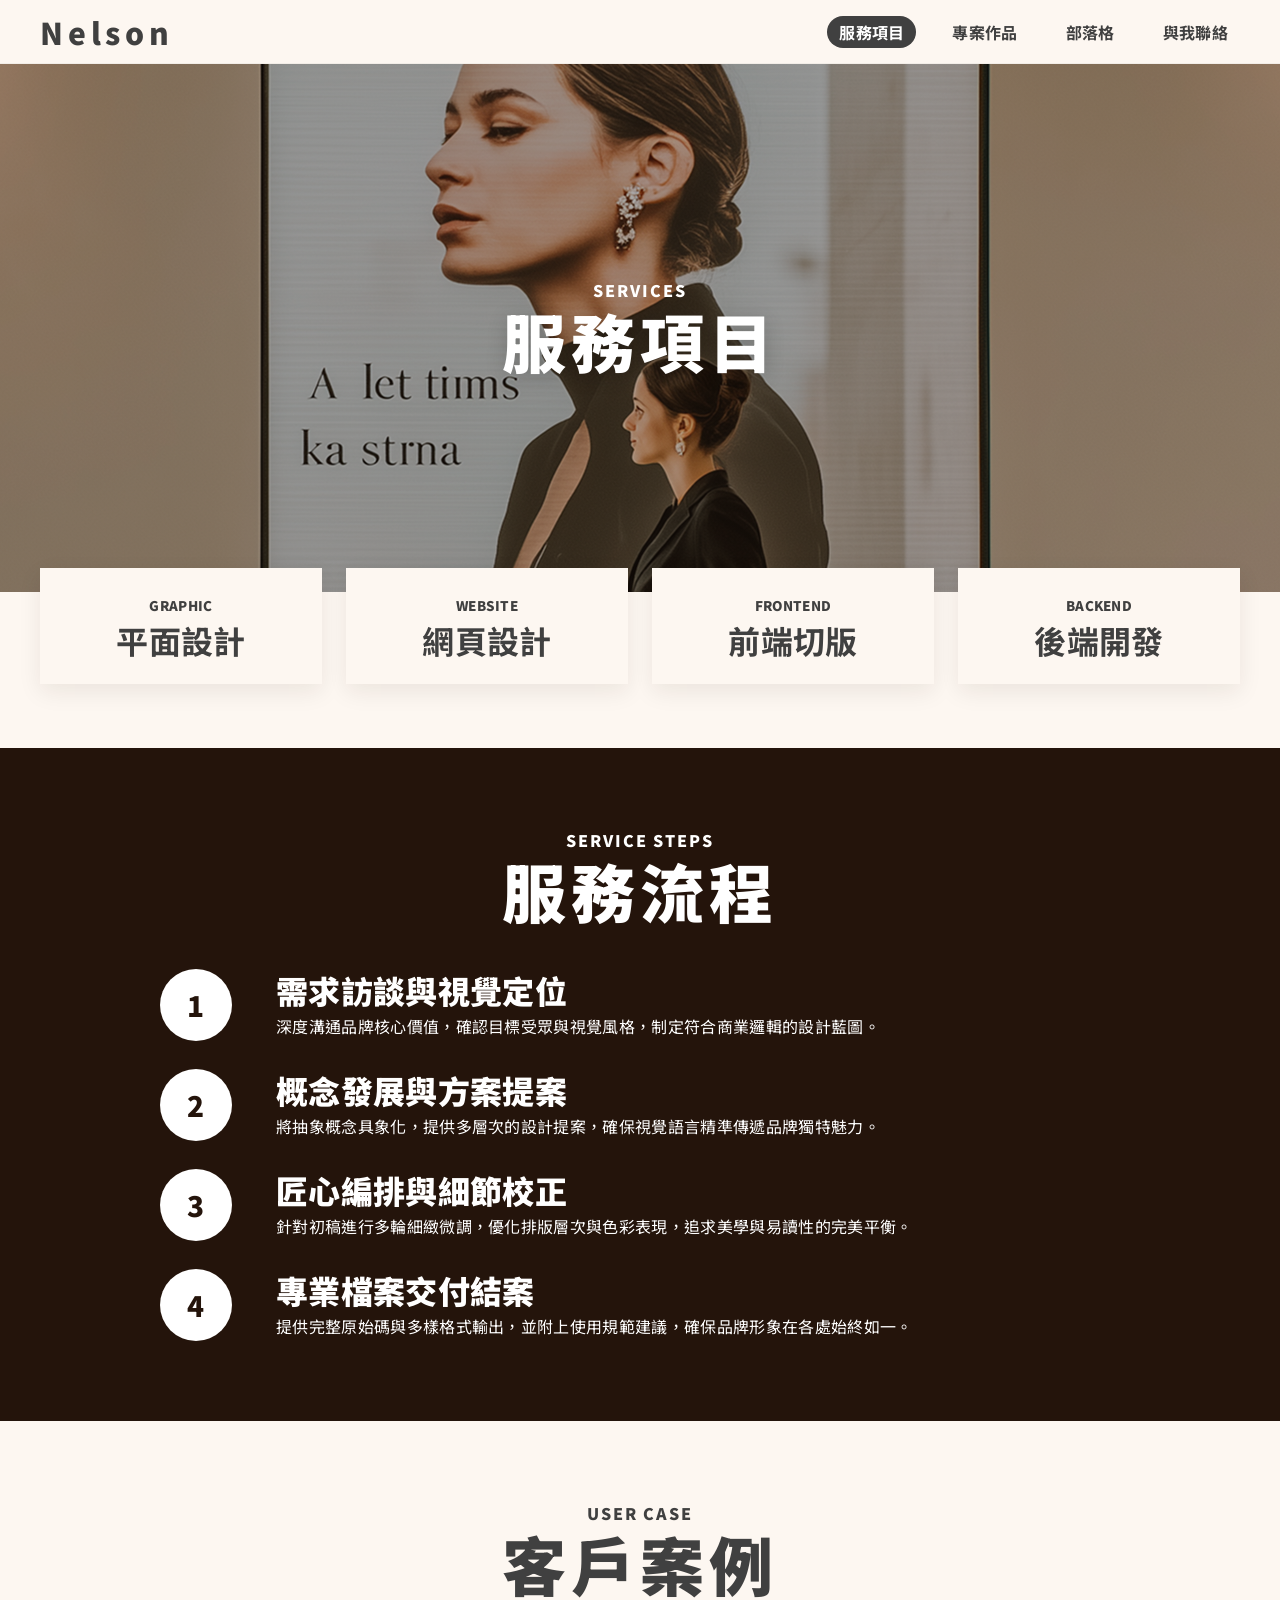
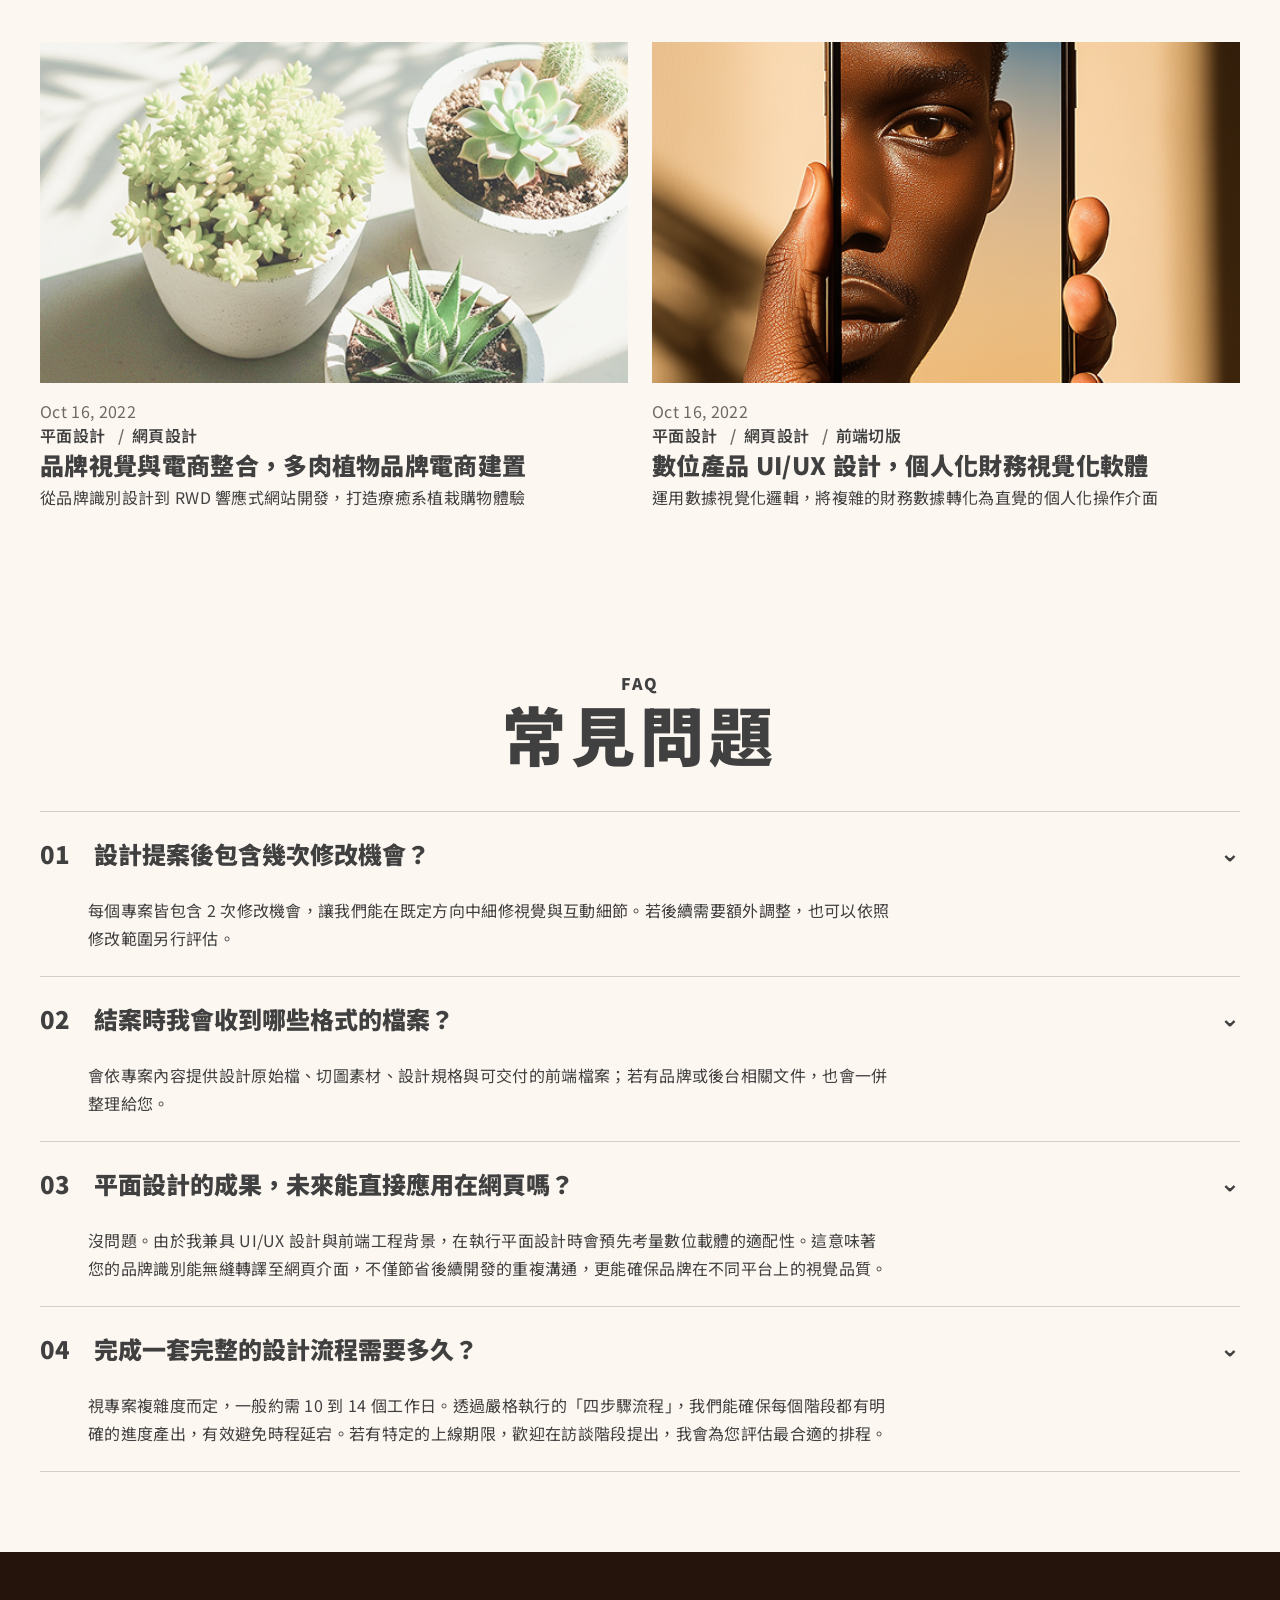
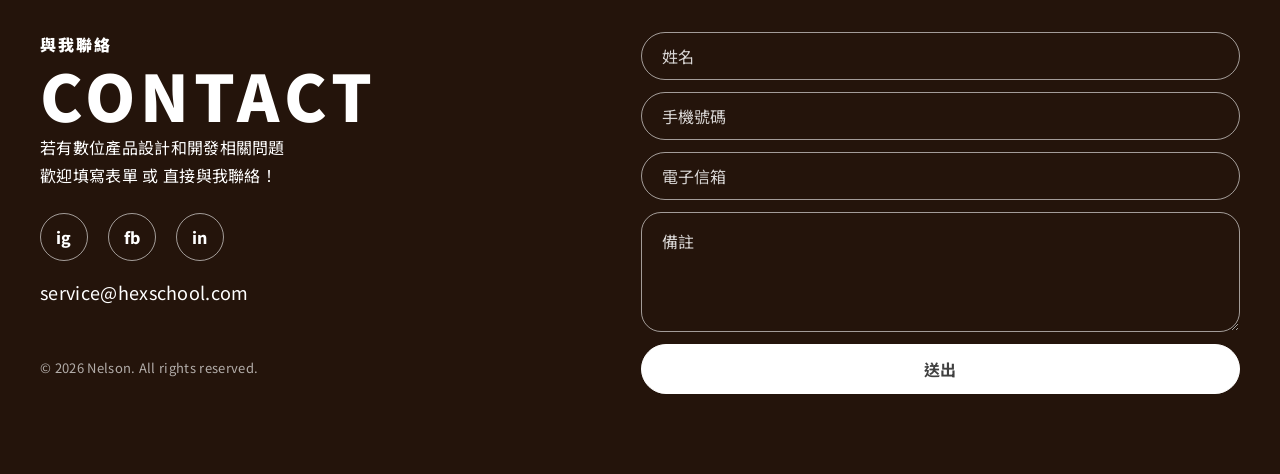
<file: service.html>
<!doctype html>
<html lang="zh-Hant">
  <head>
    <meta charset="UTF-8" />
    <meta name="viewport" content="width=device-width,initial-scale=1.0" />
    <title>服務項目 | 六角 2026 30 天軟體工程師體驗營</title>
    <link rel="preconnect" href="https://fonts.googleapis.com" />
    <link rel="preconnect" href="https://fonts.gstatic.com" crossorigin />
    <link
      href="https://fonts.googleapis.com/css2?family=Noto+Sans+TC:wght@400;500;700;900&display=swap"
      rel="stylesheet"
    />
    <link rel="stylesheet" href="https://unpkg.com/aos@2.3.1/dist/aos.css" />
    <link rel="stylesheet" href="css/style.css" />
  </head>
  <body>
    <a class="skip-link" href="#main">跳到主要內容</a>
    <header class="navbar" data-aos="fade-down">
      <div class="container nav-inner">
        <a class="logo" href="index.html" aria-label="回首頁">Nelson</a
        ><button
          class="menu-toggle"
          aria-label="開啟選單"
          aria-expanded="false"
        >
          <span></span><span></span><span></span>
        </button>
        <nav class="nav-menu">
          <a class="active" href="service.html">服務項目</a
          ><a class="" href="project.html">專案作品</a
          ><a class="" href="blog.html">部落格</a
          ><a href="#contact">與我聯絡</a>
        </nav>
      </div>
    </header>
    <main id="main">
      <section data-aos="fade-in" class="page-hero service-hero">
        <div class="container">
          <span class="eyebrow">SERVICES</span>
          <h1 class="display">服務項目</h1>
        </div>
      </section>
      <section class="section-sm">
        <div class="container">
          <div class="service-pills" data-aos="fade-up">
            <article class="service-pill">
              <small>GRAPHIC</small>
              <h2>平面設計</h2>
            </article>
            <article class="service-pill">
              <small>WEBSITE</small>
              <h2>網頁設計</h2>
            </article>
            <article class="service-pill">
              <small>FRONTEND</small>
              <h2>前端切版</h2>
            </article>
            <article class="service-pill">
              <small>BACKEND</small>
              <h2>後端開發</h2>
            </article>
          </div>
        </div>
      </section>
      <section class="section dark-section">
        <div class="container">
          <div class="section-title center" data-aos="fade-up">
            <span class="eyebrow">SERVICE STEPS</span>
            <h2 class="display">服務流程</h2>
          </div>
          <div class="steps" data-aos="fade-up">
            <article class="step-item">
              <div class="step-num">1</div>
              <div>
                <h3 class="h3">需求訪談與視覺定位</h3>
                <p>
                  深度溝通品牌核心價值，確認目標受眾與視覺風格，制定符合商業邏輯的設計藍圖。
                </p>
              </div>
            </article>
            <article class="step-item">
              <div class="step-num">2</div>
              <div>
                <h3 class="h3">概念發展與方案提案</h3>
                <p>
                  將抽象概念具象化，提供多層次的設計提案，確保視覺語言精準傳遞品牌獨特魅力。
                </p>
              </div>
            </article>
            <article class="step-item">
              <div class="step-num">3</div>
              <div>
                <h3 class="h3">匠心編排與細節校正</h3>
                <p>
                  針對初稿進行多輪細緻微調，優化排版層次與色彩表現，追求美學與易讀性的完美平衡。
                </p>
              </div>
            </article>
            <article class="step-item">
              <div class="step-num">4</div>
              <div>
                <h3 class="h3">專業檔案交付結案</h3>
                <p>
                  提供完整原始碼與多樣格式輸出，並附上使用規範建議，確保品牌形象在各處始終如一。
                </p>
              </div>
            </article>
          </div>
        </div>
      </section>
      <section class="section">
        <div class="container">
          <div class="section-title center" data-aos="fade-up">
            <span class="eyebrow">USER CASE</span>
            <h2 class="display">客戶案例</h2>
          </div>
          <div class="case-list" data-aos="fade-up">
            <article class="case-card">
              <a
                class="case-img"
                href="project.html"
                aria-label="品牌視覺與電商整合"
              ></a>
              <div>
                <span class="text-muted">Oct 16, 2022</span>
                <div class="tag-list">
                  <span class="tag">平面設計</span
                  ><span class="tag">網頁設計</span>
                </div>
                <h3 class="h4">品牌視覺與電商整合，多肉植物品牌電商建置</h3>
                <p>
                  從品牌識別設計到 RWD 響應式網站開發，打造療癒系植栽購物體驗
                </p>
              </div>
            </article>
            <article class="case-card">
              <a
                class="case-img"
                href="project.html"
                aria-label="個人化財務視覺化軟體"
              ></a>
              <div>
                <span class="text-muted">Oct 16, 2022</span>
                <div class="tag-list">
                  <span class="tag">平面設計</span
                  ><span class="tag">網頁設計</span
                  ><span class="tag">前端切版</span>
                </div>
                <h3 class="h4">數位產品 UI/UX 設計，個人化財務視覺化軟體</h3>
                <p>
                  運用數據視覺化邏輯，將複雜的財務數據轉化為直覺的個人化操作介面
                </p>
              </div>
            </article>
          </div>
        </div>
      </section>
      <section class="section">
        <div class="container">
          <div class="section-title center" data-aos="fade-up">
            <span class="eyebrow">FAQ</span>
            <h2 class="display">常見問題</h2>
          </div>
          <div class="faq-list" data-aos="fade-up">
            <div class="faq-item is-open">
              <button class="faq-question">
                01　設計提案後包含幾次修改機會？<span class="faq-icon">⌃</span>
              </button>
              <div class="faq-answer">
                <p>
                  每個專案皆包含 2
                  次修改機會，讓我們能在既定方向中細修視覺與互動細節。若後續需要額外調整，也可以依照修改範圍另行評估。
                </p>
              </div>
            </div>
            <div class="faq-item is-open">
              <button class="faq-question">
                02　結案時我會收到哪些格式的檔案？<span class="faq-icon"
                  >⌃</span
                >
              </button>
              <div class="faq-answer">
                <p>
                  會依專案內容提供設計原始檔、切圖素材、設計規格與可交付的前端檔案；若有品牌或後台相關文件，也會一併整理給您。
                </p>
              </div>
            </div>
            <div class="faq-item is-open">
              <button class="faq-question">
                03　平面設計的成果，未來能直接應用在網頁嗎？<span
                  class="faq-icon"
                  >⌃</span
                >
              </button>
              <div class="faq-answer">
                <p>
                  沒問題。由於我兼具 UI/UX
                  設計與前端工程背景，在執行平面設計時會預先考量數位載體的適配性。這意味著您的品牌識別能無縫轉譯至網頁介面，不僅節省後續開發的重複溝通，更能確保品牌在不同平台上的視覺品質。
                </p>
              </div>
            </div>
            <div class="faq-item is-open">
              <button class="faq-question">
                04　完成一套完整的設計流程需要多久？<span class="faq-icon"
                  >⌃</span
                >
              </button>
              <div class="faq-answer">
                <p>
                  視專案複雜度而定，一般約需 10 到 14
                  個工作日。透過嚴格執行的「四步驟流程」，我們能確保每個階段都有明確的進度產出，有效避免時程延宕。若有特定的上線期限，歡迎在訪談階段提出，我會為您評估最合適的排程。
                </p>
              </div>
            </div>
          </div>
        </div>
      </section>
    </main>
    <footer id="contact" class="contact section">
      <div class="container contact-inner">
        <div>
          <span class="eyebrow">與我聯絡</span>
          <h2 class="display">CONTACT</h2>
          <p>
            若有數位產品設計和開發相關問題<br />歡迎填寫表單 或 直接與我聯絡！
          </p>
          <div class="contact-meta">
            <a class="social" href="#" aria-label="Instagram">ig</a
            ><a class="social" href="#" aria-label="Facebook">fb</a
            ><a class="social" href="#" aria-label="LinkedIn">in</a>
          </div>
          <p class="footer-mail">service@hexschool.com</p>
          <p class="footer-bottom">© 2026 Nelson. All rights reserved.</p>
        </div>
        <form class="contact-form">
          <input class="field" type="text" placeholder="姓名" required /><input
            class="field"
            type="tel"
            placeholder="手機號碼"
          /><input
            class="field"
            type="email"
            placeholder="電子信箱"
            required
          /><textarea class="field" placeholder="備註"></textarea
          ><button class="btn btn-light" type="submit">送出</button>
        </form>
      </div>
    </footer>
    <script src="https://unpkg.com/aos@2.3.1/dist/aos.js"></script>
    <script src="js/main.js"></script>
  </body>
</html>
</file>
<file: css/style.css>
:root {
  --bg: #fdf7f1;
  --ink: #404040;
  --muted: #706963;
  --dark: #24140b;
  --accent: #f5b87b;
  --line: rgba(64, 64, 64, 0.22);
  --white: #fff;
  --container: 1296px;
  --font:
    "Noto Sans TC", "Noto Sans", system-ui, -apple-system, BlinkMacSystemFont,
    "Segoe UI", sans-serif;
}
* {
  box-sizing: border-box;
}
html {
  scroll-behavior: smooth;
}
body {
  margin: 0;
  font-family: var(--font);
  background: var(--bg);
  color: var(--ink);
  letter-spacing: 0.02em;
}
a {
  color: inherit;
  text-decoration: none;
}
img {
  display: block;
  max-width: 100%;
}
button,
input,
textarea {
  font: inherit;
  color: inherit;
}
.container {
  width: min(var(--container), calc(100% - 80px));
  margin-inline: auto;
}
.section {
  padding: 80px 0;
}
.section-sm {
  padding: 64px 0;
}
.dark-section {
  background: var(--dark);
  color: #fff;
}
.eyebrow {
  display: block;
  font-weight: 900;
  font-size: 16px;
  line-height: 1.5;
  text-transform: uppercase;
  letter-spacing: 0.12em;
}
.display {
  font-size: clamp(48px, 5vw, 80px);
  line-height: 1.2;
  font-weight: 900;
  letter-spacing: 0.08em;
  margin: 0;
}
.h1 {
  font-size: clamp(52px, 5vw, 80px);
  line-height: 1.2;
  font-weight: 900;
  letter-spacing: 0.08em;
  margin: 0;
}
.h2 {
  font-size: clamp(40px, 4.5vw, 72px);
  line-height: 1.2;
  font-weight: 900;
  letter-spacing: 0.08em;
  margin: 0;
}
.h3 {
  font-size: 32px;
  line-height: 1.35;
  font-weight: 900;
  margin: 0;
}
.h4 {
  font-size: 24px;
  line-height: 1.5;
  font-weight: 900;
  margin: 0;
}
p {
  font-size: 16px;
  line-height: 1.75;
  margin: 0;
}
.text-muted {
  color: var(--muted);
}
.btn {
  display: inline-flex;
  align-items: center;
  justify-content: center;
  gap: 8px;
  min-height: 48px;
  padding: 12px 24px;
  border-radius: 999px;
  border: 1px solid var(--ink);
  background: transparent;
  font-weight: 700;
  line-height: 1.5;
  transition: 0.2s;
}
.btn:hover {
  transform: translateY(-2px);
}
.btn-primary {
  background: var(--ink);
  color: #fff;
}
.btn-light {
  background: #fff;
  border-color: #fff;
  color: var(--ink);
}
.btn-dark-outline {
  border-color: #fff;
  color: #fff;
}
.tag-list {
  display: flex;
  gap: 8px;
  flex-wrap: wrap;
}
.tag {
  font-size: 16px;
  font-weight: 600;
  line-height: 1.5;
}
.tag::after {
  content: " /";
  margin-left: 8px;
  color: var(--muted);
}
.tag:last-child::after {
  content: "";
}
.meta {
  display: flex;
  align-items: center;
  gap: 18px;
  flex-wrap: wrap;
  font-size: 14px;
  color: var(--muted);
}
.skip-link {
  position: absolute;
  left: -999px;
}
.skip-link:focus {
  left: 12px;
  top: 12px;
  background: #fff;
  padding: 8px;
  z-index: 99;
}
/* navbar */
.navbar {
  height: 64px;
  background: var(--bg);
  position: sticky;
  top: 0;
  z-index: 20;
  border-bottom: 1px solid rgba(64, 64, 64, 0.06);
}
.nav-inner {
  height: 100%;
  display: flex;
  justify-content: space-between;
  align-items: center;
}
.logo {
  font-size: 30px;
  font-weight: 900;
  letter-spacing: 0.16em;
  line-height: 1;
  color: var(--ink);
}
.nav-menu {
  display: flex;
  align-items: center;
  gap: 24px;
}
.nav-menu a {
  font-weight: 700;
  font-size: 16px;
  padding: 4px 12px;
  border-radius: 999px;
}
.nav-menu a.active,
.nav-menu a:hover {
  background: var(--ink);
  color: #fff;
}
.menu-toggle {
  display: none;
  width: 44px;
  height: 44px;
  border: 0;
  background: transparent;
}
.menu-toggle span {
  display: block;
  height: 2px;
  background: var(--ink);
  margin: 5px 8px;
}
/* hero */
.hero {
  position: relative;
  background: var(--bg);
}
.hero-inner {
  min-height: 800px;
  display: grid;
  grid-template-columns: 526px 1fr;
  gap: 24px;
  align-items: center;
}
.hero-copy {
  display: flex;
  flex-direction: column;
  gap: 60px;
  position: relative;
  z-index: 2;
}
.hero-text {
  display: flex;
  flex-direction: column;
  gap: 24px;
}
.hero-actions {
  display: flex;
  gap: 24px;
  flex-wrap: wrap;
}
.hero-art {
  height: 800px;
  background: url("../img/desktop/index_person.png") center/cover no-repeat;
  position: relative;
  z-index: 1;
}
.shape {
  position: absolute;
  z-index: 0;
  pointer-events: none;
  background: center/contain no-repeat;
}
.shape.s1 {
  width: 200px;
  height: 198px;
  left: 41%;
  top: 95px;
  background-image: url("../img/desktop/index_decora_1.png");
}
.shape.s2 {
  width: 160px;
  height: 137px;
  right: 12%;
  top: 575px;
  background-image: url("../img/desktop/index_decora_2.png");
}
.shape.s3 {
  width: 140px;
  height: 140px;
  left: 4.5%;
  top: 55px;
  background-image: url("../img/desktop/index_decora_3.png");
}
.shape.s4 {
  width: 314px;
  height: 92px;
  left: 12%;
  top: 120px;
  background-image: url("../img/desktop/index_decora_4.png");
}
.shape.s5 {
  width: 180px;
  height: 120px;
  left: 27%;
  top: 596px;
  background-image: url("../img/desktop/index_decora_5.png");
}
.shape.s6 {
  width: 114px;
  height: 34px;
  left: 37%;
  top: 528px;
  background-image: url("../img/desktop/index_decora_6.png");
}
/* headings */
.section-title {
  display: flex;
  flex-direction: column;
  gap: 0;
  margin-bottom: 40px;
}
.section-title.center {
  text-align: center;
  align-items: center;
}
.section-head-row {
  display: flex;
  align-items: center;
  justify-content: space-between;
  gap: 24px;
  margin-bottom: 40px;
}
.section-head-row .section-title {
  margin: 0;
}
/* cards */
.service-grid {
  display: grid;
  grid-template-columns: repeat(4, 1fr);
  gap: 24px;
}
.service-card {
  background: var(--bg);
  color: var(--ink);
  padding: 24px;
  min-height: 174px;
  display: flex;
  flex-direction: column;
  justify-content: space-between;
  gap: 12px;
}
.service-card-top {
  display: flex;
  justify-content: space-between;
  gap: 12px;
}
.service-card small {
  font-weight: 900;
  font-size: 16px;
}
.service-card h3 {
  font-size: 28px;
  margin: 0;
  line-height: 1.5;
  font-weight: 900;
}
.service-card p {
  line-height: 1.5;
}
.icon-btn {
  width: 48px;
  height: 48px;
  border-radius: 999px;
  background: var(--ink);
  color: #fff;
  display: grid;
  place-items: center;
  flex: 0 0 auto;
}
.service-card-bottom {
  display: flex;
  align-items: center;
  gap: 12px;
}
.intro-services .section-title {
  color: #fff;
}
.intro-services {
  background: var(--dark);
  color: #fff;
}
.project-list {
  display: flex;
  flex-direction: column;
  gap: 24px;
}
.project-card {
  min-height: 397px;
  background: center/cover no-repeat;
  display: flex;
  align-items: center;
  padding: 28px;
}
.project-card:nth-child(1) {
  background-image:
    linear-gradient(90deg, rgba(0, 0, 0, 0.14), rgba(0, 0, 0, 0.18)),
    url("../img/desktop/project_1.png");
}
.project-card:nth-child(2) {
  background-image:
    linear-gradient(90deg, rgba(0, 0, 0, 0.14), rgba(0, 0, 0, 0.18)),
    url("../img/desktop/project_2.png");
}
.project-card:nth-child(3) {
  background-image:
    linear-gradient(90deg, rgba(0, 0, 0, 0.14), rgba(0, 0, 0, 0.18)),
    url("../img/desktop/project_3.png");
}
.project-card:nth-child(4) {
  background-image:
    linear-gradient(90deg, rgba(0, 0, 0, 0.14), rgba(0, 0, 0, 0.18)),
    url("../img/desktop/project_4.png");
}
.project-panel {
  width: min(386px, 100%);
  min-height: 341px;
  background: rgba(253, 247, 241, 0.96);
  display: flex;
  flex-direction: column;
  align-items: center;
  justify-content: center;
  text-align: center;
  gap: 12px;
  padding: 40px;
}
.project-panel p {
  line-height: 1.5;
}
.project-panel .btn {
  margin-top: 4px;
}
.project-more {
  text-align: center;
  margin-top: 40px;
}
.blog-grid {
  display: grid;
  grid-template-columns: repeat(3, 1fr);
  gap: 24px;
}
.blog-card {
  display: flex;
  flex-direction: column;
  gap: 12px;
}
.blog-img {
  display: block;
  aspect-ratio: 526/303;
  background: center/cover no-repeat;
}
.blog-card:nth-child(1) .blog-img,
.blog-list-item:nth-child(1) .blog-img {
  background-image: url("../img/desktop/blog_1.png");
}
.blog-card:nth-child(2) .blog-img,
.blog-list-item:nth-child(2) .blog-img {
  background-image: url("../img/desktop/blog_2.png");
}
.blog-card:nth-child(3) .blog-img,
.blog-list-item:nth-child(3) .blog-img {
  background-image: url("../img/desktop/blog_3.png");
}
.blog-card:nth-child(4) .blog-img,
.blog-list-item:nth-child(4) .blog-img {
  background-image: url("../img/desktop/blog_4.png");
}
.blog-card:nth-child(5) .blog-img,
.blog-list-item:nth-child(5) .blog-img {
  background-image: url("../img/desktop/blog_5.png");
}
.blog-content {
  display: flex;
  flex-direction: column;
  gap: 12px;
}
.blog-title {
  font-size: 24px;
  line-height: 1.5;
  font-weight: 900;
  margin: 0;
}
.blog-bottom {
  display: flex;
  justify-content: space-between;
  gap: 20px;
  font-size: 14px;
  color: var(--muted);
}
.blog-stats {
  white-space: nowrap;
}
.blog-list {
  display: flex;
  flex-direction: column;
  gap: 32px;
}
.blog-list-item {
  display: grid;
  grid-template-columns: 526px 1fr;
  gap: 24px;
  align-items: start;
}
/* page hero */
.page-hero {
  min-height: 380px;
  display: flex;
  align-items: center;
  color: #fff;
  background: center/cover no-repeat;
}
.page-hero .container {
  text-align: center;
}
.page-hero .display {
  text-shadow: 0 4px 20px rgba(0, 0, 0, 0.18);
}
.service-hero {
  min-height: 528px;
  background-image:
    linear-gradient(rgba(36, 20, 11, 0.34), rgba(36, 20, 11, 0.34)),
    url("../img/desktop/service_banner.png");
}
.project-hero {
  background-image:
    linear-gradient(rgba(36, 20, 11, 0.16), rgba(36, 20, 11, 0.16)),
    url("../img/desktop/project_banner.png");
}
.blog-hero {
  background-image:
    linear-gradient(rgba(36, 20, 11, 0.22), rgba(36, 20, 11, 0.22)),
    url("../img/desktop/blog_banner.png");
}
.category-tabs {
  display: flex;
  gap: 12px;
  flex-wrap: wrap;
  margin-bottom: 40px;
}
.tab-btn {
  border: 0;
  background: transparent;
  border-radius: 999px;
  padding: 8px 16px;
  font-weight: 700;
  cursor: pointer;
}
.tab-btn.is-active,
.tab-btn:hover {
  background: var(--ink);
  color: #fff;
}
.service-pills {
  display: grid;
  grid-template-columns: repeat(4, 1fr);
  gap: 24px;
  margin-top: -88px;
  position: relative;
  z-index: 2;
}
.service-pill {
  background: var(--bg);
  color: var(--ink);
  padding: 24px;
  text-align: center;
  box-shadow: 0 8px 22px rgba(36, 20, 11, 0.08);
}
.service-pill small {
  font-weight: 900;
}
.service-pill h2 {
  font-size: 32px;
  margin: 4px 0 0;
  line-height: 1.25;
}
.steps {
  display: flex;
  flex-direction: column;
  gap: 28px;
  max-width: 960px;
  margin-inline: auto;
}
.step-item {
  display: grid;
  grid-template-columns: 88px 1fr;
  gap: 28px;
  align-items: start;
}
.step-num {
  width: 72px;
  height: 72px;
  border-radius: 50%;
  display: grid;
  place-items: center;
  background: #fff;
  color: var(--dark);
  font-size: 28px;
  font-weight: 900;
}
.case-list {
  display: grid;
  grid-template-columns: repeat(2, 1fr);
  gap: 24px;
}
.case-card {
  display: flex;
  flex-direction: column;
  gap: 16px;
}
.case-img {
  aspect-ratio: 526/305;
  background: center/cover no-repeat;
}
.case-card:nth-child(1) .case-img {
  background-image: url("../img/desktop/service_case_1.png");
}
.case-card:nth-child(2) .case-img {
  background-image: url("../img/desktop/service_case_2.png");
}
.faq-list {
  border-top: 1px solid var(--line);
}
.faq-item {
  border-bottom: 1px solid var(--line);
}
.faq-question {
  width: 100%;
  border: 0;
  background: transparent;
  display: flex;
  justify-content: space-between;
  gap: 20px;
  text-align: left;
  padding: 24px 0;
  font-size: 24px;
  line-height: 1.5;
  font-weight: 900;
  cursor: pointer;
}
.faq-answer {
  max-height: 0;
  overflow: hidden;
  transition: max-height 0.25s;
}
.faq-answer p {
  padding: 0 0 24px 48px;
  max-width: 850px;
}
.faq-item.is-open .faq-answer {
  max-height: 360px;
}
.faq-icon {
  transition: 0.2s;
}
.faq-item.is-open .faq-icon {
  transform: rotate(180deg);
}
/* subscription/contact */
.subscription {
  background:
    linear-gradient(90deg, rgba(0, 0, 0, 0.5), rgba(0, 0, 0, 0.5)),
    url("../img/desktop/subscription_bg.png") center/cover no-repeat;
  color: #fff;
}
.subscription-inner {
  min-height: 440px;
  display: grid;
  grid-template-columns: 526px 1fr;
  gap: 24px;
  align-items: center;
}
.sub-img {
  height: 440px;
  background: url("../img/desktop/subscription.png") center/cover no-repeat;
}
.sub-copy {
  display: flex;
  flex-direction: column;
  gap: 24px;
  padding: 60px 0;
}
.subscribe-form {
  display: flex;
  gap: 12px;
}
.subscribe-form input {
  flex: 1;
  height: 48px;
  border: 1px solid rgba(255, 255, 255, 0.65);
  border-radius: 999px;
  background: transparent;
  color: #fff;
  padding: 0 20px;
}
.subscribe-form input::placeholder {
  color: rgba(255, 255, 255, 0.86);
}
.contact {
  background: var(--dark);
  color: #fff;
}
.contact-inner {
  display: grid;
  grid-template-columns: 1fr 1.1fr;
  gap: 56px;
}
.contact-form {
  display: flex;
  flex-direction: column;
  gap: 12px;
}
.field {
  width: 100%;
  height: 48px;
  border: 1px solid rgba(255, 255, 255, 0.58);
  border-radius: 999px;
  background: transparent;
  color: #fff;
  padding: 0 20px;
}
.field::placeholder,
textarea::placeholder {
  color: rgba(255, 255, 255, 0.82);
}
textarea.field {
  height: 120px;
  border-radius: 20px;
  padding: 16px 20px;
  resize: vertical;
}
.contact-meta {
  display: flex;
  gap: 20px;
  margin: 24px 0 16px;
}
.social {
  width: 48px;
  height: 48px;
  border: 1px solid rgba(255, 255, 255, 0.58);
  border-radius: 999px;
  display: grid;
  place-items: center;
  font-weight: 800;
}
.footer-mail {
  font-size: 18px;
}
.footer-bottom {
  margin-top: 48px;
  color: rgba(255, 255, 255, 0.65);
  font-size: 13px;
}
/* article */
.article-wrap {
  max-width: 1076px;
  margin-inline: auto;
  padding: 56px 0 80px;
}
.article-narrow {
  max-width: 856px;
  margin-inline: auto;
}
.breadcrumb {
  display: flex;
  gap: 8px;
  flex-wrap: wrap;
  font-size: 14px;
  color: var(--muted);
  margin-bottom: 32px;
}
.article-meta {
  display: flex;
  align-items: center;
  gap: 12px;
  flex-wrap: wrap;
  margin-bottom: 18px;
}
.article-title {
  font-size: clamp(36px, 4.5vw, 64px);
  line-height: 1.2;
  font-weight: 900;
  letter-spacing: 0.04em;
  margin: 0 0 20px;
}
.lead {
  font-size: 20px;
  line-height: 1.7;
  margin-bottom: 36px;
}
.article-body {
  display: flex;
  flex-direction: column;
  gap: 28px;
}
.article-body h2 {
  font-size: 34px;
  line-height: 1.35;
  margin: 24px 0 0;
}
.article-img {
  aspect-ratio: 1076/486;
  background: center/cover no-repeat;
}
.article-img.one {
  background-image: url("../img/desktop/blog_content_1.png");
}
.article-img.two {
  background-image: url("../img/desktop/blog_content_2.png");
}
.caption {
  font-size: 14px;
  color: var(--muted);
  margin-top: -18px;
}
.quote {
  background: #fff;
  padding: 32px 40px;
  border-left: 6px solid var(--accent);
  font-size: 28px;
  line-height: 1.55;
  font-weight: 900;
}
.tool-table {
  width: 100%;
  border-collapse: collapse;
  background: #fff;
}
.tool-table th,
.tool-table td {
  border: 1px solid var(--line);
  padding: 16px;
  text-align: left;
  vertical-align: top;
}
.article-share {
  display: flex;
  align-items: center;
  justify-content: center;
  gap: 18px;
  margin-top: 40px;
}
.related {
  background: #fff5ec;
}
.related .blog-grid {
  grid-template-columns: repeat(3, 1fr);
}
.pagination {
  display: flex;
  align-items: center;
  justify-content: center;
  gap: 12px;
  margin-top: 40px;
}
.pagination a {
  width: 36px;
  height: 36px;
  border-radius: 50%;
  display: grid;
  place-items: center;
}
.pagination a.active {
  background: var(--ink);
  color: #fff;
}
.empty-state {
  display: none;
  text-align: center;
  padding: 48px;
  background: #fff;
  border: 1px solid var(--line);
}
.hide {
  display: none !important;
}
.center {
  text-align: center;
}
.mt-40 {
  margin-top: 40px;
}
.mb-0 {
  margin-bottom: 0;
}
@media (max-width: 1024px) {
  .container {
    width: min(100% - 40px, var(--container));
  }
  .hero-inner,
  .subscription-inner,
  .contact-inner {
    grid-template-columns: 1fr;
  }
  .hero-inner {
    min-height: auto;
    padding: 56px 0;
  }
  .hero-art {
    height: 560px;
  }
  .service-grid,
  .service-pills {
    grid-template-columns: repeat(2, 1fr);
  }
  .blog-grid,
  .case-list {
    grid-template-columns: 1fr 1fr;
  }
  .blog-list-item {
    grid-template-columns: 1fr;
  }
  .section-head-row {
    align-items: flex-start;
    flex-direction: column;
  }
  .sub-img {
    display: none;
  }
  .related .blog-grid {
    grid-template-columns: 1fr;
  }
  .case-list {
    grid-template-columns: 1fr;
  }
}
@media (max-width: 767px) {
  .container {
    width: calc(100% - 24px);
  }
  .navbar {
    height: 60px;
  }
  .logo {
    font-size: 24px;
  }
  .menu-toggle {
    display: block;
  }
  .nav-menu {
    position: fixed;
    left: 0;
    right: 0;
    top: 60px;
    background: var(--bg);
    display: none;
    flex-direction: column;
    align-items: stretch;
    padding: 16px 12px;
    border-bottom: 1px solid var(--line);
  }
  .nav-menu.is-open {
    display: flex;
  }
  .nav-menu a {
    padding: 12px;
  }
  .section {
    padding: 56px 0;
  }
  .hero-inner {
    grid-template-columns: 1fr;
    padding: 40px 0 0;
    gap: 28px;
  }
  .hero-copy {
    gap: 32px;
  }
  .h1,
  .display {
    font-size: 48px;
  }
  .hero-art {
    height: 520px;
    background-image: url("../img/desktop/index_person.png");
    background-position: center top;
  }
  .shape {
    display: none;
  }
  .service-grid,
  .service-pills,
  .blog-grid,
  .case-list {
    grid-template-columns: 1fr;
  }
  .intro-services .display,
  .section-title .display {
    font-size: 44px;
  }
  .project-card {
    min-height: 580px;
    align-items: flex-end;
    padding: 12px;
  }
  .project-card:nth-child(1) {
    background-image:
      linear-gradient(180deg, rgba(0, 0, 0, 0.04), rgba(0, 0, 0, 0.2)),
      url("../img/mobile/project_1.png");
  }
  .project-card:nth-child(2) {
    background-image:
      linear-gradient(180deg, rgba(0, 0, 0, 0.04), rgba(0, 0, 0, 0.2)),
      url("../img/mobile/project_2.png");
  }
  .project-card:nth-child(3) {
    background-image:
      linear-gradient(180deg, rgba(0, 0, 0, 0.04), rgba(0, 0, 0, 0.2)),
      url("../img/mobile/project_3.png");
  }
  .project-card:nth-child(4) {
    background-image:
      linear-gradient(180deg, rgba(0, 0, 0, 0.04), rgba(0, 0, 0, 0.2)),
      url("../img/mobile/project_4.png");
  }
  .project-panel {
    min-height: auto;
    padding: 28px;
  }
  .blog-bottom {
    flex-direction: column;
    gap: 6px;
  }
  .page-hero {
    min-height: 380px;
  }
  .service-hero {
    min-height: 450px;
    background-image:
      linear-gradient(rgba(36, 20, 11, 0.34), rgba(36, 20, 11, 0.34)),
      url("../img/mobile/service_banner.png");
  }
  .project-hero {
    background-image:
      linear-gradient(rgba(36, 20, 11, 0.16), rgba(36, 20, 11, 0.16)),
      url("../img/mobile/project_banner.png");
  }
  .blog-hero {
    background-image:
      linear-gradient(rgba(36, 20, 11, 0.22), rgba(36, 20, 11, 0.22)),
      url("../img/mobile/blog_banner.png");
  }
  .service-pills {
    margin-top: 24px;
  }
  .category-tabs {
    overflow-x: auto;
    flex-wrap: nowrap;
    margin-inline: -12px;
    padding-inline: 12px;
  }
  .tab-btn {
    white-space: nowrap;
  }
  .step-item {
    grid-template-columns: 56px 1fr;
    gap: 16px;
  }
  .step-num {
    width: 56px;
    height: 56px;
  }
  .faq-question {
    font-size: 20px;
  }
  .faq-answer p {
    padding-left: 0;
  }
  .subscription {
    background-image:
      linear-gradient(180deg, rgba(0, 0, 0, 0.45), rgba(0, 0, 0, 0.72)),
      url("../img/mobile/subscription_bg.png");
  }
  .subscribe-form {
    flex-direction: column;
  }
  .contact-inner {
    gap: 32px;
  }
  .article-wrap {
    padding: 36px 12px 64px;
  }
  .article-body h2 {
    font-size: 28px;
  }
  .quote {
    font-size: 22px;
    padding: 28px;
  }
  .tool-table {
    font-size: 14px;
  }
  .tool-table th,
  .tool-table td {
    padding: 10px;
  }
  .blog-stats {
    white-space: normal;
  }
}

/* Motion and interaction layer: no body / first-wrapper overflow-x hiding is used. */
[data-aos] {
  will-change: transform, opacity;
}
.service-card,
.project-card,
.blog-card,
.case-card,
.service-pill {
  transition:
    transform 0.28s ease,
    box-shadow 0.28s ease,
    filter 0.28s ease;
}
.service-card:hover,
.blog-card:hover,
.case-card:hover,
.service-pill:hover {
  transform: translateY(-6px);
  box-shadow: 0 18px 42px rgba(36, 20, 11, 0.12);
}
.project-card:hover {
  filter: saturate(1.05) contrast(1.02);
}
.project-panel {
  transition:
    transform 0.28s ease,
    box-shadow 0.28s ease;
}
.project-card:hover .project-panel {
  transform: translateY(-4px);
  box-shadow: 0 18px 40px rgba(36, 20, 11, 0.16);
}
.icon-btn,
.social {
  transition:
    transform 0.25s ease,
    background-color 0.25s ease;
}
.icon-btn:hover,
.social:hover {
  transform: rotate(8deg) scale(1.06);
}
.shape {
  animation: softFloat 5.5s ease-in-out infinite alternate;
}
.shape.s2,
.shape.s5 {
  animation-delay: 0.8s;
}
.shape.s3,
.shape.s6 {
  animation-delay: 1.3s;
}
@keyframes softFloat {
  from {
    transform: translate3d(0, 0, 0) rotate(0);
  }
  to {
    transform: translate3d(0, -12px, 0) rotate(2deg);
  }
}
@media (prefers-reduced-motion: reduce) {
  html {
    scroll-behavior: auto;
  }
  *,
  *::before,
  *::after {
    animation-duration: 0.01ms !important;
    animation-iteration-count: 1 !important;
    transition-duration: 0.01ms !important;
    scroll-behavior: auto !important;
  }
  .shape {
    animation: none;
  }
}
@media (max-width: 1200px) {
  .shape.s2 {
    right: 4%;
  }
  .shape.s1 {
    left: 48%;
  }
  .shape.s4 {
    left: 4%;
  }
  .shape.s5 {
    left: 18%;
  }
  .hero-inner {
    grid-template-columns: minmax(0, 526px) minmax(0, 1fr);
  }
}
@media (max-width: 900px) {
  .shape.s1,
  .shape.s2,
  .shape.s3,
  .shape.s4,
  .shape.s5,
  .shape.s6 {
    display: none;
  }
  .blog-list-item {
    grid-template-columns: 1fr;
  }
  .section-head-row {
    align-items: flex-start;
    flex-direction: column;
  }
  .project-panel {
    width: min(100%, 420px);
  }
}
@media (max-width: 767px) {
  .service-card:hover,
  .blog-card:hover,
  .case-card:hover,
  .service-pill:hover,
  .project-card:hover .project-panel {
    transform: none;
    box-shadow: none;
  }
  .hero-art {
    background-image: url("../img/mobile/index_person.png");
    background-size: cover;
    background-position: center top;
  }
  .blog-grid {
    gap: 32px;
  }
  .blog-card .blog-img {
    aspect-ratio: 351/203;
  }
  .project-panel {
    text-align: left;
    align-items: flex-start;
  }
  .subscribe-form input,
  .field {
    min-width: 0;
  }
  .article-share {
    flex-wrap: wrap;
  }
  .category-tabs {
    -webkit-overflow-scrolling: touch;
  }
}
</file>
